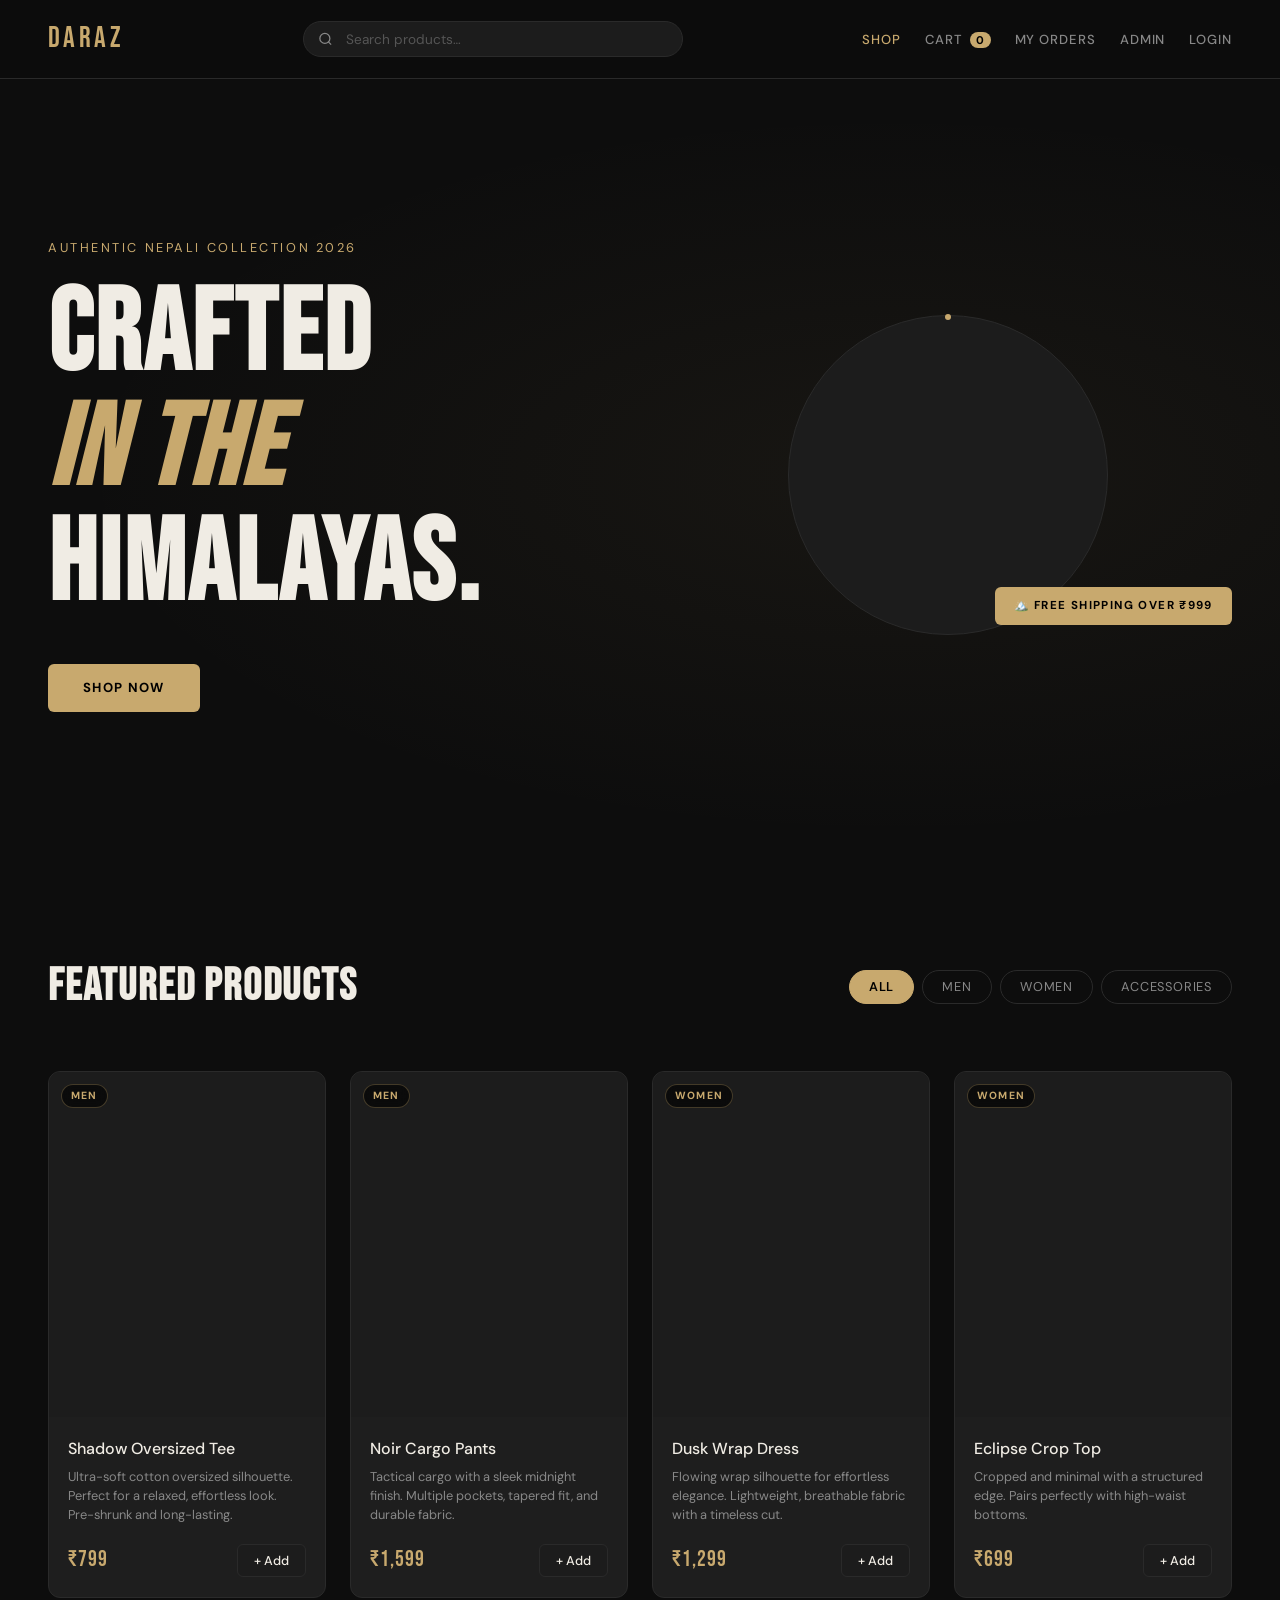
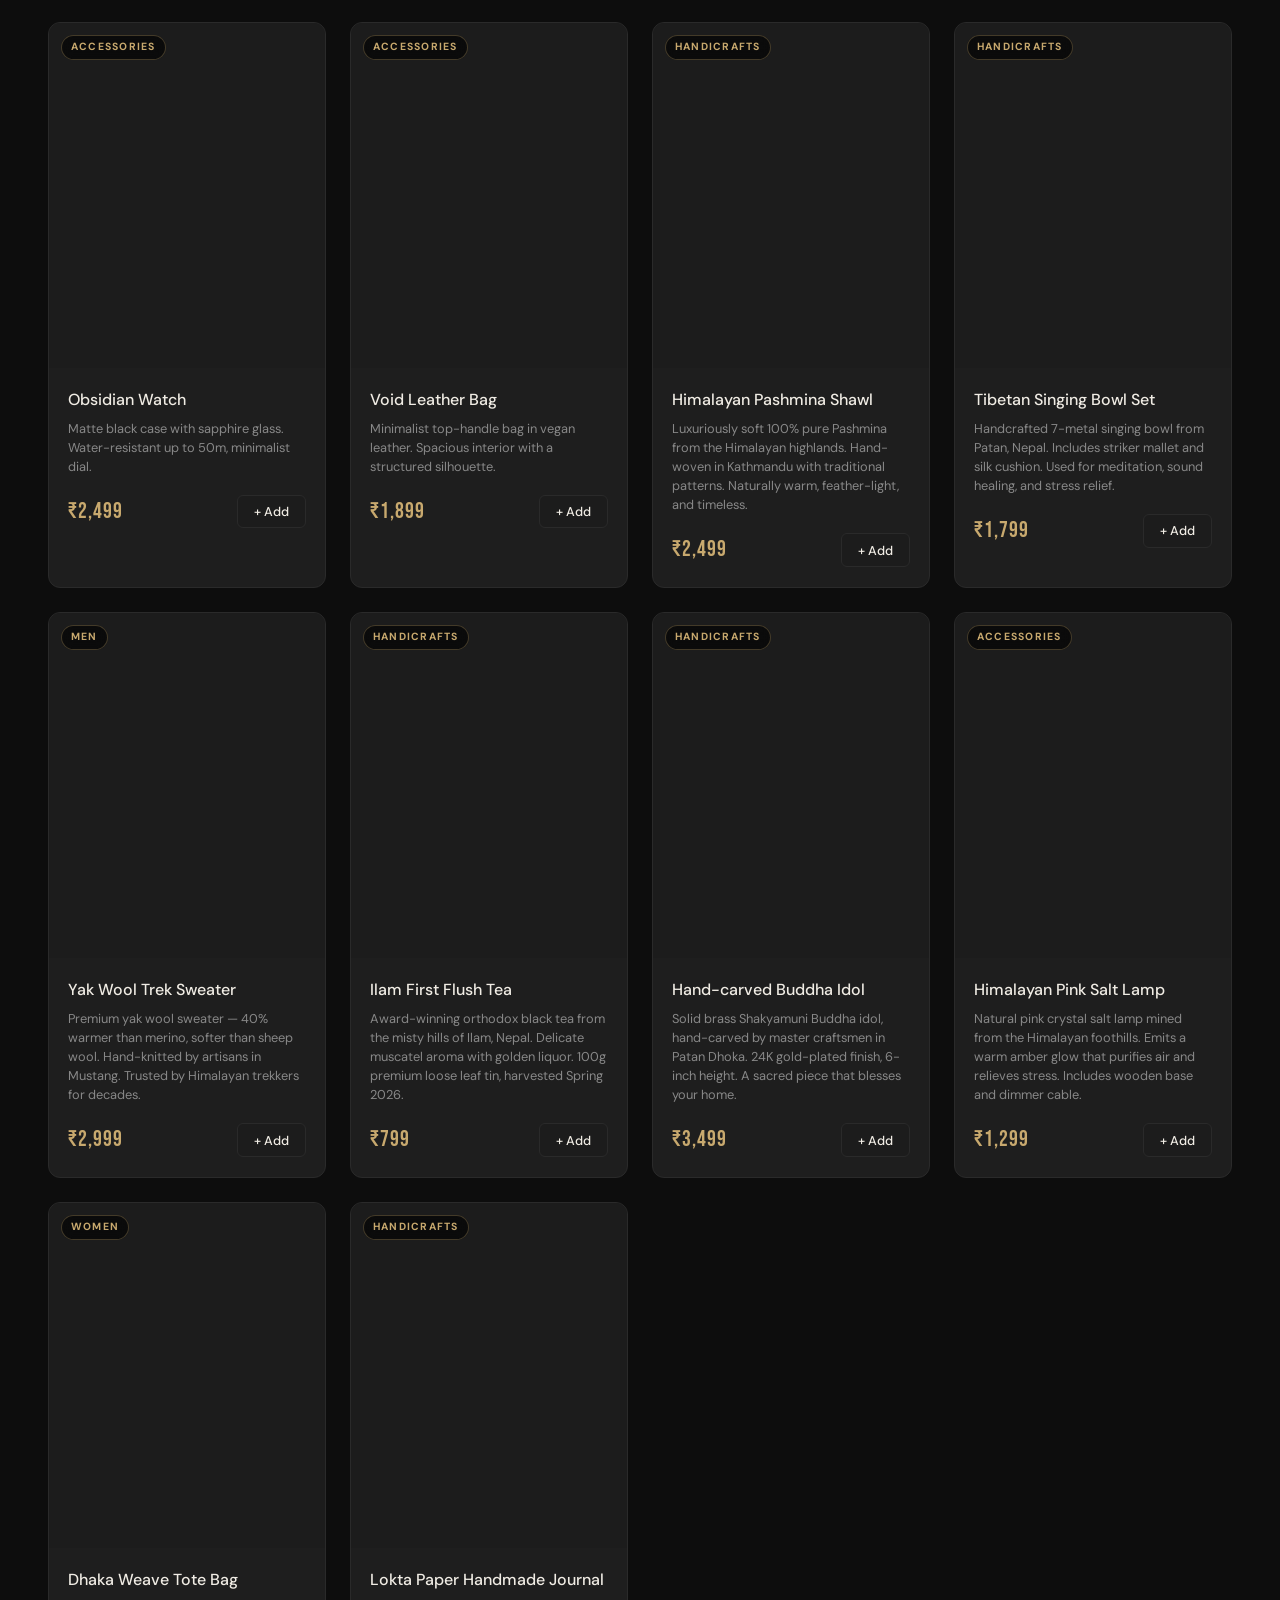
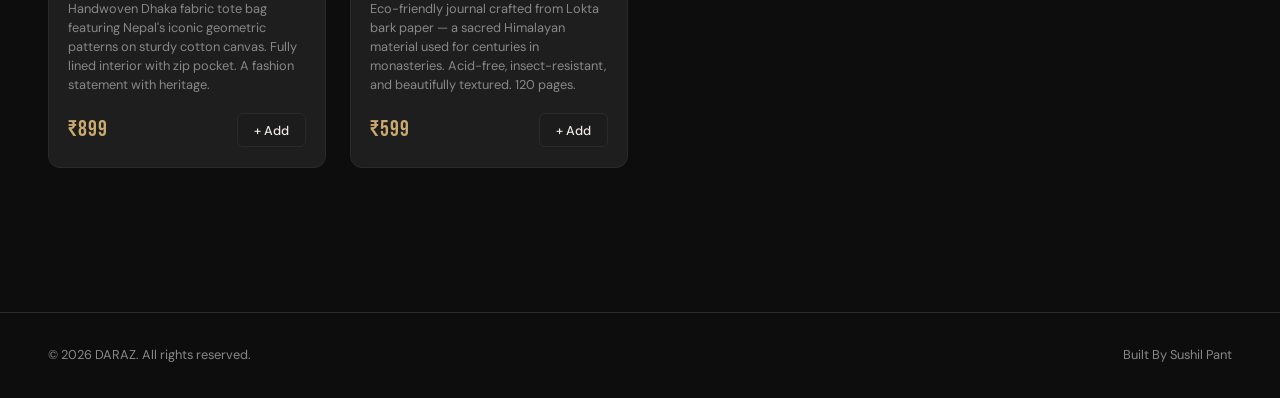
<file: Frontend/index.html>
<!DOCTYPE html>
<html lang="en">

<head>
  <meta charset="UTF-8" />
  <meta name="viewport" content="width=device-width, initial-scale=1.0" />
  <title>DARAZ — Modern Store</title>
  <meta name="description" content="Shop the latest fashion collections at DARAZ." />
  <link rel="stylesheet" href="CSS/base.css" />
  <link rel="stylesheet" href="CSS/index.css" />
  <link
    href="https://fonts.googleapis.com/css2?family=Bebas+Neue&family=DM+Sans:ital,wght@0,300;0,400;0,500;1,300&display=swap"
    rel="stylesheet" />
</head>

<body>

  <!-- NAVBAR -->
  <nav class="navbar">
    <a href="index.html" class="logo">DARAZ</a>
    <div class="nav-search">
      <span class="nav-search-icon"><svg width="15" height="15" viewBox="0 0 24 24" fill="none" stroke="currentColor"
          stroke-width="2">
          <circle cx="11" cy="11" r="8" />
          <path d="m21 21-4.35-4.35" />
        </svg></span>
      <input type="text" id="nav-search-input" placeholder="Search products…" autocomplete="off" />
      <div class="search-dropdown" id="search-dropdown"></div>
    </div>
    <div class="nav-links">
      <a href="index.html" class="active">Shop</a>
      <a href="cart.html">Cart <span class="cart-count" id="nav-cart-count">0</span></a>
      <a href="orders.html">My Orders</a>
      <a href="admin.html">Admin</a>
      <a href="login.html" id="nav-auth-btn">Login</a>
    </div>
  </nav>

  <!-- HERO -->
  <section class="hero">
    <div class="hero-text">
      <p class="hero-sub">Authentic Nepali Collection 2026</p>
      <h1>Crafted<br><em>in the</em><br>Himalayas.</h1>
      <a href="#products" class="btn-primary">Shop Now</a>
    </div>
    <div class="hero-visual">
      <div class="hero-circle"></div>
      <div class="hero-badge">🏔️ FREE SHIPPING OVER ₹999</div>
    </div>
  </section>

  <!-- PRODUCTS -->
  <section class="products-section" id="products">
    <div class="section-header">
      <h2>Featured Products</h2>
      <div class="filter-bar">
        <button class="filter-btn active" data-cat="all">All</button>
        <button class="filter-btn" data-cat="men">Men</button>
        <button class="filter-btn" data-cat="women">Women</button>
        <button class="filter-btn" data-cat="accessories">Accessories</button>
      </div>
    </div>
    <div class="products-grid" id="products-grid"></div>
  </section>

  <!-- TOAST -->
  <div class="toast" id="toast"></div>

  <footer class="footer">
    <p>© 2026 DARAZ. All rights reserved.</p>
    <p>Built By Sushil Pant</p>
  </footer>

  <script src="script/backend.js"></script>
  <script src="script/main.js"></script>
</body>

</html>
</file>
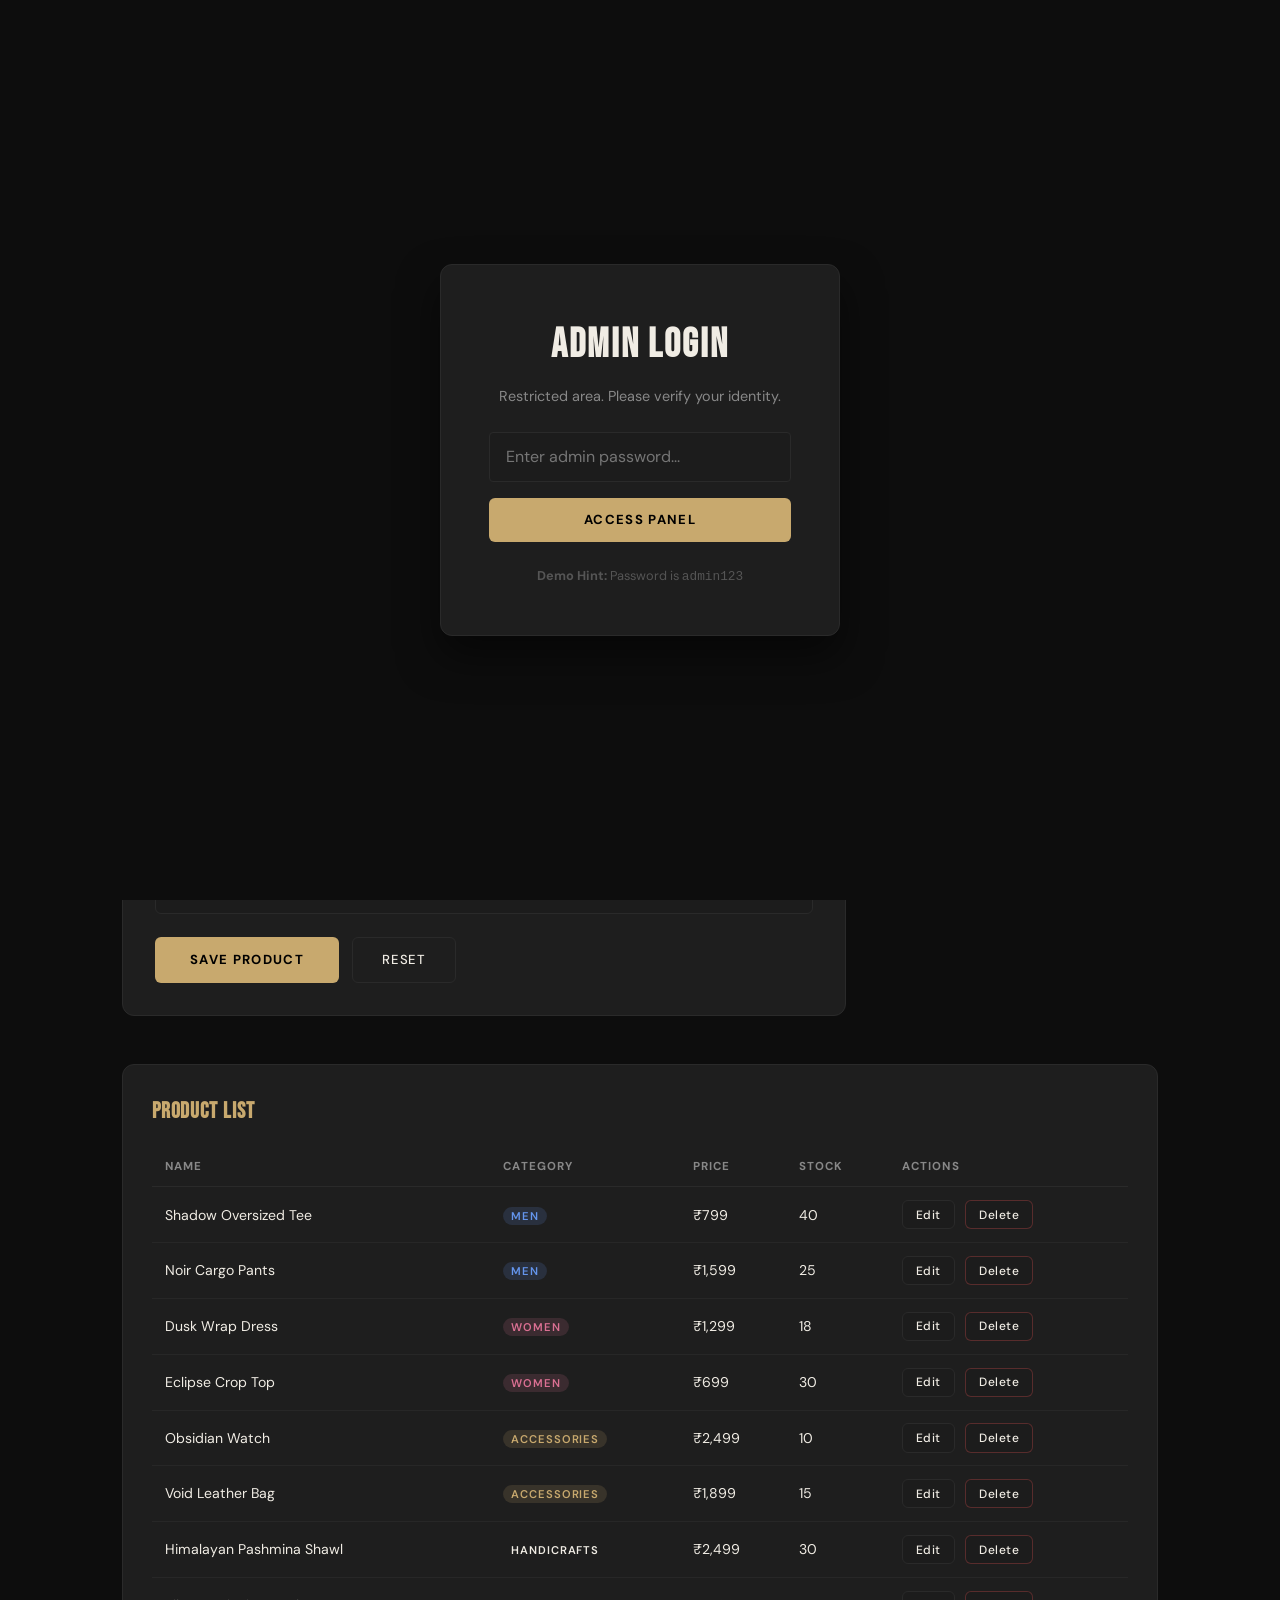
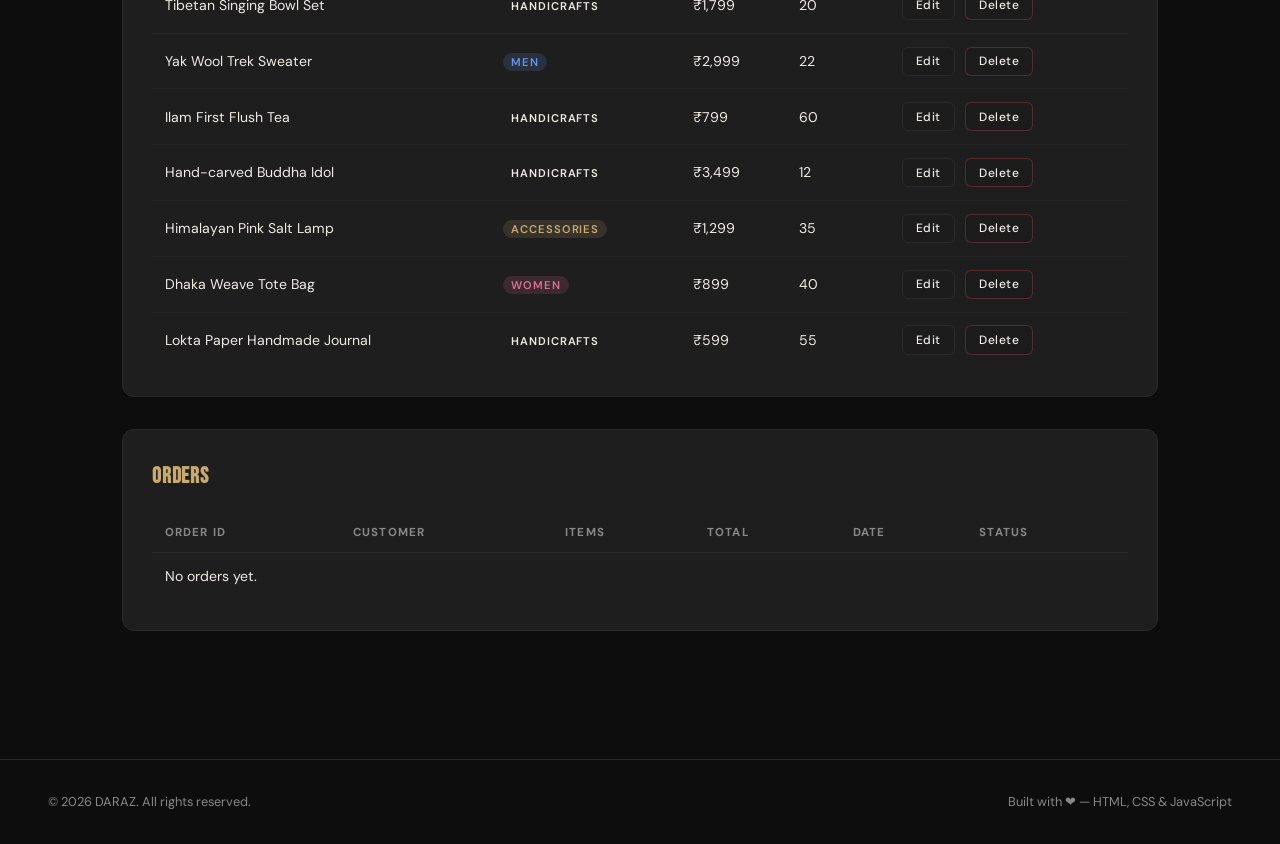
<file: Frontend/admin.html>
<!DOCTYPE html>
<html lang="en">

<head>
  <meta charset="UTF-8" />
  <meta name="viewport" content="width=device-width, initial-scale=1.0" />
  <title>Admin — DARAZ</title>
  <link rel="stylesheet" href="CSS/base.css" />
  <link rel="stylesheet" href="CSS/admin.css" />
  <link
    href="https://fonts.googleapis.com/css2?family=Bebas+Neue&family=DM+Sans:ital,wght@0,300;0,400;0,500;1,300&display=swap"
    rel="stylesheet" />
</head>

<body>

  <!-- ADMIN LOGIN OVERLAY -->
  <div id="admin-login-overlay"
    style="position: fixed; top: 0; left: 0; width: 100%; height: 100%; background: var(--bg); z-index: 9999; display: flex; align-items: center; justify-content: center;">
    <div
      style="background: var(--surface); padding: 3rem; border-radius: var(--radius); border: 1px solid var(--border); text-align: center; box-shadow: 0 20px 40px rgba(0,0,0,0.5); width: 100%; max-width: 400px;">
      <h2
        style="font-family: 'Bebas Neue', sans-serif; font-size: 2.5rem; letter-spacing: 0.05em; margin-bottom: 0.5rem; color: var(--text);">
        Admin Login</h2>
      <p style="color: var(--text-muted); font-size: 0.9rem; margin-bottom: 1.5rem;">Restricted area. Please verify your
        identity.</p>
      <input type="password" id="admin-password" placeholder="Enter admin password..."
        style="width: 100%; background: var(--bg3); border: 1px solid var(--border); color: var(--text); padding: 0.85rem 1rem; border-radius: 4px; outline: none; margin-bottom: 1rem; font-size: 1rem;" />
      <button class="btn-primary" onclick="checkAdminPassword()" style="width: 100%;">Access Panel</button>
      <div id="admin-error" style="color: var(--danger); margin-top: 1rem; font-size: 0.85rem; display: none;">Incorrect
        password. Try again.</div>
      <p style="margin-top: 1.5rem; font-size: 0.8rem; color: #555;"><strong>Demo Hint:</strong> Password is
        <code>admin123</code></p>
    </div>
  </div>
  <nav class="navbar">
    <a href="index.html" class="logo">DARAZ</a>
    <div class="nav-search">
      <span class="nav-search-icon"><svg width="15" height="15" viewBox="0 0 24 24" fill="none" stroke="currentColor"
          stroke-width="2">
          <circle cx="11" cy="11" r="8" />
          <path d="m21 21-4.35-4.35" />
        </svg></span>
      <input type="text" id="nav-search-input" placeholder="Search products…" autocomplete="off" />
      <div class="search-dropdown" id="search-dropdown"></div>
    </div>
    <div class="nav-links">
      <a href="index.html">Shop</a>
      <a href="cart.html">Cart <span class="cart-count" id="nav-cart-count">0</span></a>
      <a href="orders.html">My Orders</a>
      <a href="admin.html" class="active">Admin</a>
      <a href="login.html" id="nav-auth-btn">Login</a>
    </div>
  </nav>

  <section class="page-section">
    <h2 class="page-title">Admin Panel</h2>

    <div class="admin-layout">
      <!-- ADD PRODUCT FORM -->
      <div class="admin-form-card">
        <h3>Add / Edit Product</h3>
        <input type="hidden" id="edit-id" />
        <div class="form-group">
          <label>Product Name</label>
          <input type="text" id="prod-name" placeholder="e.g. Oversized Tee" />
        </div>
        <div class="form-group">
          <label>Price (₹)</label>
          <input type="number" id="prod-price" placeholder="999" />
        </div>
        <div class="form-group">
          <label>Category</label>
          <select id="prod-cat">
            <option value="men">Men</option>
            <option value="women">Women</option>
            <option value="accessories">Accessories</option>
          </select>
        </div>
        <div class="form-group">
          <label>Image URL</label>
          <input type="text" id="prod-img" placeholder="https://..." />
        </div>
        <div class="form-group">
          <label>Description</label>
          <textarea id="prod-desc" rows="3" placeholder="Short description..."></textarea>
        </div>
        <div class="form-group">
          <label>Stock</label>
          <input type="number" id="prod-stock" placeholder="50" />
        </div>
        <div class="form-actions">
          <button class="btn-primary" onclick="saveProduct()">Save Product</button>
          <button class="btn-outline" onclick="resetForm()">Reset</button>
        </div>
      </div>

      <!-- STATS -->
      <div class="admin-stats">
        <div class="stat-card">
          <span class="stat-label">Total Products</span>
          <span class="stat-value" id="stat-products">0</span>
        </div>
        <div class="stat-card">
          <span class="stat-label">Total Orders</span>
          <span class="stat-value" id="stat-orders">0</span>
        </div>
        <div class="stat-card">
          <span class="stat-label">Revenue</span>
          <span class="stat-value" id="stat-revenue">₹0</span>
        </div>
      </div>
    </div>

    <!-- PRODUCT TABLE -->
    <div class="admin-table-wrap">
      <h3>Product List</h3>
      <table class="admin-table">
        <thead>
          <tr>
            <th>Name</th>
            <th>Category</th>
            <th>Price</th>
            <th>Stock</th>
            <th>Actions</th>
          </tr>
        </thead>
        <tbody id="admin-table-body"></tbody>
      </table>
    </div>

    <!-- ORDERS TABLE -->
    <div class="admin-table-wrap" style="margin-top:2rem">
      <h3>Orders</h3>
      <table class="admin-table">
        <thead>
          <tr>
            <th>Order ID</th>
            <th>Customer</th>
            <th>Items</th>
            <th>Total</th>
            <th>Date</th>
            <th>Status</th>
          </tr>
        </thead>
        <tbody id="orders-table-body"></tbody>
      </table>
    </div>
  </section>

  <div class="toast" id="toast"></div>
  <footer class="footer">
    <p>© 2026 DARAZ. All rights reserved.</p>
    <p>Built with ❤ — HTML, CSS &amp; JavaScript</p>
  </footer>
  <script src="script/backend.js"></script>
  <script src="script/admin.js"></script>
</body>

</html>
</file>
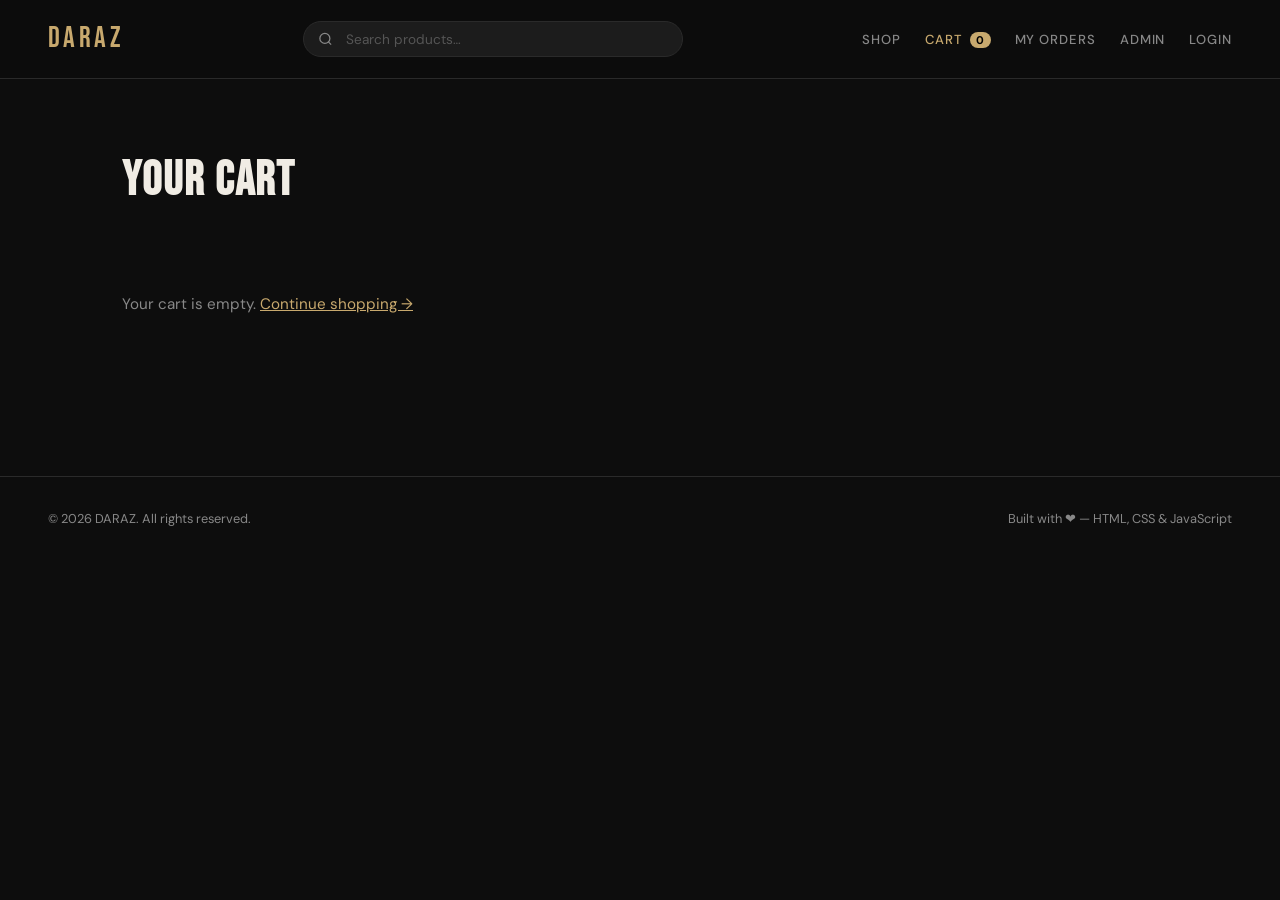
<file: Frontend/cart.html>
<!DOCTYPE html>
<html lang="en">

<head>
  <meta charset="UTF-8" />
  <meta name="viewport" content="width=device-width, initial-scale=1.0" />
  <title>Cart — DARAZ</title>
  <link rel="stylesheet" href="CSS/base.css" />
  <link rel="stylesheet" href="CSS/cart.css" />
  <link
    href="https://fonts.googleapis.com/css2?family=Bebas+Neue&family=DM+Sans:ital,wght@0,300;0,400;0,500;1,300&display=swap"
    rel="stylesheet" />
</head>

<body>
  <nav class="navbar">
    <a href="index.html" class="logo">DARAZ</a>
    <div class="nav-search">
      <span class="nav-search-icon"><svg width="15" height="15" viewBox="0 0 24 24" fill="none" stroke="currentColor"
          stroke-width="2">
          <circle cx="11" cy="11" r="8" />
          <path d="m21 21-4.35-4.35" />
        </svg></span>
      <input type="text" id="nav-search-input" placeholder="Search products…" autocomplete="off" />
      <div class="search-dropdown" id="search-dropdown"></div>
    </div>
    <div class="nav-links">
      <a href="index.html">Shop</a>
      <a href="cart.html" class="active">Cart <span class="cart-count" id="nav-cart-count">0</span></a>
      <a href="orders.html">My Orders</a>
      <a href="admin.html">Admin</a>
      <a href="login.html" id="nav-auth-btn">Login</a>
    </div>
  </nav>

  <section class="page-section">
    <h2 class="page-title" id="cart-title">Your Cart</h2>
    <div class="cart-layout">
      <div class="cart-items" id="cart-items">
        <p class="empty-msg" id="empty-msg">Your cart is empty. <a href="index.html">Continue shopping →</a></p>
      </div>
      <div class="cart-summary" id="cart-summary" style="display:none">
        <h3>Order Summary</h3>
        <div class="summary-row"><span>Subtotal</span><span id="subtotal">₹0</span></div>
        <div class="summary-row"><span>Shipping</span><span id="shipping">₹0</span></div>
        <div class="summary-row total-row"><span>Total</span><span id="total">₹0</span></div>
        <a href="checkout.html" class="btn-primary wide" id="checkout-btn">Proceed to Checkout →</a>
        <a href="index.html" class="continue-link">← Continue Shopping</a>
      </div>
    </div>
  </section>

  <div class="toast" id="toast"></div>
  <footer class="footer">
    <p>© 2026 DARAZ. All rights reserved.</p>
    <p>Built with ❤ — HTML, CSS &amp; JavaScript</p>
  </footer>
  <script src="script/backend.js"></script>
  <script src="script/cart.js"></script>
</body>

</html>
</file>
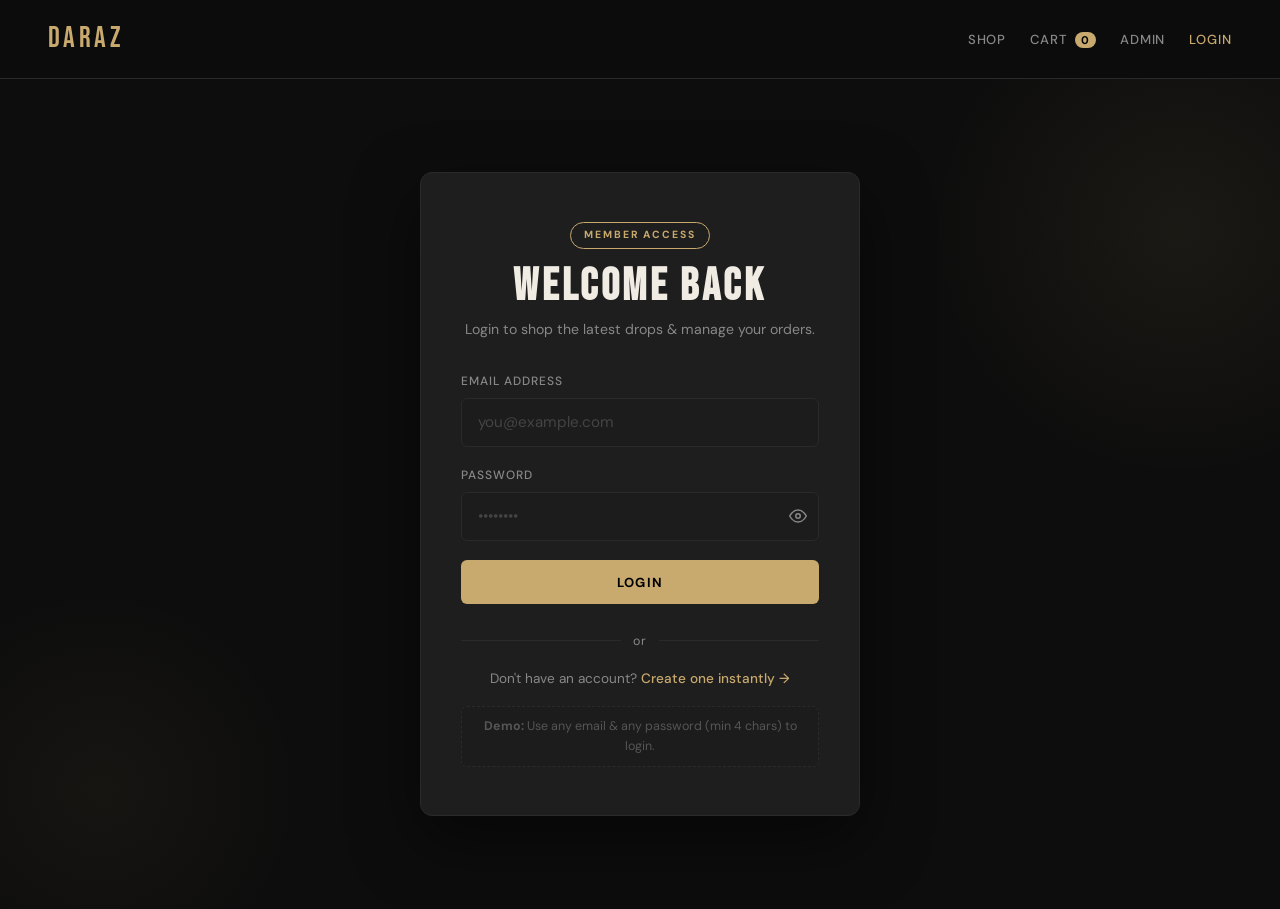
<file: Frontend/checkout.html>
<!DOCTYPE html>
<html lang="en">

<head>
  <meta charset="UTF-8" />
  <meta name="viewport" content="width=device-width, initial-scale=1.0" />
  <title>Checkout — DARAZ</title>
  <link rel="stylesheet" href="CSS/base.css" />
  <link rel="stylesheet" href="CSS/checkout.css" />
  <link
    href="https://fonts.googleapis.com/css2?family=Bebas+Neue&family=DM+Sans:ital,wght@0,300;0,400;0,500;1,300&display=swap"
    rel="stylesheet" />
</head>

<body>
  <nav class="navbar">
    <a href="index.html" class="logo">DARAZ</a>
    <div class="nav-links">
      <a href="index.html">Shop</a>
      <a href="cart.html">Cart <span class="cart-count" id="nav-cart-count">0</span></a>
      <a href="orders.html">My Orders</a>
      <a href="login.html" id="nav-auth-btn">Login</a>
    </div>
  </nav>

  <section class="page-section">
    <h2 class="page-title">Checkout</h2>
    <div class="checkout-layout">

      <!-- ADDRESS FORM -->
      <div class="checkout-form-wrap">
        <div class="checkout-card">
          <h3 class="card-heading">📍 Delivery Address</h3>

          <div class="form-group">
            <label>Full Name</label>
            <input type="text" id="addr-name" placeholder="John Doe" />
          </div>
          <div class="form-group">
            <label>Phone Number</label>
            <input type="tel" id="addr-phone" placeholder="+91 9876543210" />
          </div>
          <div class="form-group">
            <label>Address Line 1</label>
            <input type="text" id="addr-line1" placeholder="House No, Street Name" />
          </div>
          <div class="form-group">
            <label>Address Line 2 (Optional)</label>
            <input type="text" id="addr-line2" placeholder="Landmark, Area" />
          </div>
          <div class="form-row">
            <div class="form-group">
              <label>City</label>
              <input type="text" id="addr-city" placeholder="Mumbai" />
            </div>
            <div class="form-group">
              <label>State</label>
              <select id="addr-state">
                <option value="">Select State</option>
                <option>Andhra Pradesh</option>
                <option>Arunachal Pradesh</option>
                <option>Assam</option>
                <option>Bihar</option>
                <option>Chhattisgarh</option>
                <option>Goa</option>
                <option>Gujarat</option>
                <option>Haryana</option>
                <option>Himachal Pradesh</option>
                <option>Jharkhand</option>
                <option>Karnataka</option>
                <option>Kerala</option>
                <option>Madhya Pradesh</option>
                <option>Maharashtra</option>
                <option>Manipur</option>
                <option>Meghalaya</option>
                <option>Mizoram</option>
                <option>Nagaland</option>
                <option>Odisha</option>
                <option>Punjab</option>
                <option>Rajasthan</option>
                <option>Sikkim</option>
                <option>Tamil Nadu</option>
                <option>Telangana</option>
                <option>Tripura</option>
                <option>Uttar Pradesh</option>
                <option>Uttarakhand</option>
                <option>West Bengal</option>
                <option>Delhi</option>
                <option>Jammu & Kashmir</option>
                <option>Ladakh</option>
              </select>
            </div>
          </div>
          <div class="form-row">
            <div class="form-group">
              <label>PIN Code</label>
              <input type="text" id="addr-pin" placeholder="400001" maxlength="6" />
            </div>
            <div class="form-group">
              <label>Country</label>
              <input type="text" id="addr-country" value="India" readonly />
            </div>
          </div>

          <!-- USE MY LOCATION -->
          <button class="btn-location" id="btn-location" onclick="detectLocation()">
            <svg width="16" height="16" viewBox="0 0 24 24" fill="none" stroke="currentColor" stroke-width="2">
              <circle cx="12" cy="12" r="3" />
              <path d="M12 2v3M12 19v3M2 12h3M19 12h3" />
            </svg>
            Use My Current Location
          </button>
          <div id="location-status" class="location-status" style="display:none"></div>
        </div>

        <div class="checkout-card">
          <h3 class="card-heading">💳 Payment Method</h3>
          <div class="payment-options">
            <label class="payment-option">
              <input type="radio" name="payment" value="cod" checked />
              <div class="payment-label">
                <span class="payment-icon">💵</span>
                <div><strong>Cash on Delivery</strong><small>Pay when your order arrives</small></div>
              </div>
            </label>
            <label class="payment-option">
              <input type="radio" name="payment" value="upi" />
              <div class="payment-label">
                <span class="payment-icon">📱</span>
                <div><strong>UPI / PhonePe / GPay</strong><small>Instant payment via UPI</small></div>
              </div>
            </label>
            <label class="payment-option">
              <input type="radio" name="payment" value="card" />
              <div class="payment-label">
                <span class="payment-icon">💳</span>
                <div><strong>Debit / Credit Card</strong><small>Visa, Mastercard, Rupay</small></div>
              </div>
            </label>
          </div>
        </div>
      </div>

      <!-- ORDER SUMMARY -->
      <div class="checkout-summary-wrap">
        <div class="checkout-card sticky-card">
          <h3 class="card-heading">🧾 Order Summary</h3>
          <div id="checkout-items" class="checkout-items"></div>
          <div class="summary-divider"></div>
          <div class="summary-row"><span>Subtotal</span><span id="co-subtotal">₹0</span></div>
          <div class="summary-row"><span>Shipping</span><span id="co-shipping">₹0</span></div>
          <div class="summary-row total-row"><span>Total</span><span id="co-total">₹0</span></div>
          <button class="btn-primary wide" id="place-order-btn" onclick="placeOrder()">Place Order →</button>
          <a href="cart.html" class="continue-link">← Back to Cart</a>
        </div>
      </div>

    </div>
  </section>

  <div class="toast" id="toast"></div>
  <footer class="footer">
    <p>© 2026 DARAZ. All rights reserved.</p>
    <p>Built with ❤ — HTML, CSS &amp; JavaScript</p>
  </footer>
  <script src="script/backend.js"></script>
  <script src="script/checkout.js"></script>
</body>

</html>
</file>
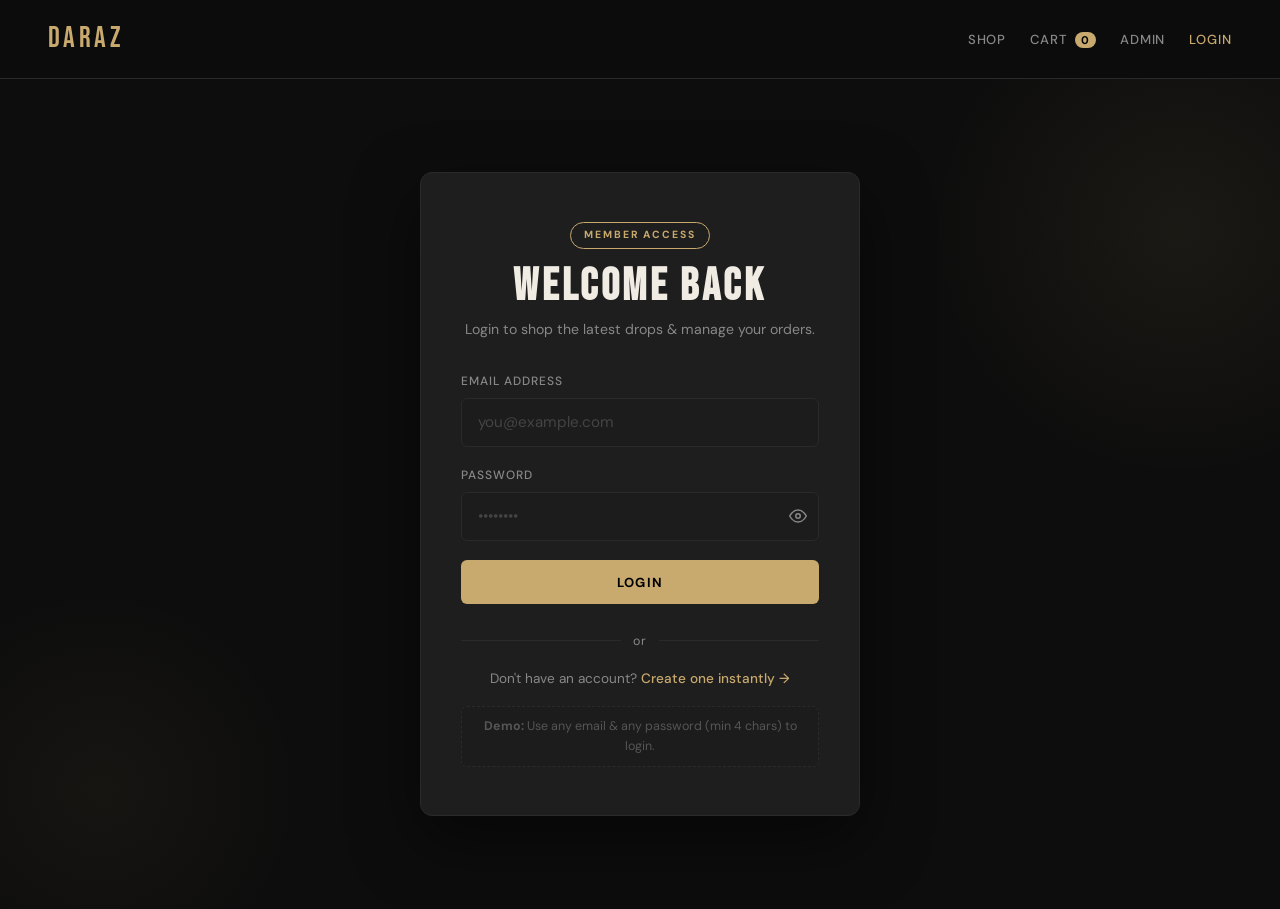
<file: Frontend/login.html>
<!DOCTYPE html>
<html lang="en">

<head>
  <meta charset="UTF-8" />
  <meta name="viewport" content="width=device-width, initial-scale=1.0" />
  <title>Login — DARAZ</title>
  <meta name="description" content="Login to your DARAZ account to shop our latest collections." />
  <link rel="stylesheet" href="CSS/base.css" />
  <link rel="stylesheet" href="CSS/login.css" />
  <link
    href="https://fonts.googleapis.com/css2?family=Bebas+Neue&family=DM+Sans:ital,wght@0,300;0,400;0,500;1,300&display=swap"
    rel="stylesheet" />
</head>

<body>

  <!-- NAVBAR -->
  <nav class="navbar">
    <a href="index.html" class="logo">DARAZ</a>
    <div class="nav-links">
      <a href="index.html">Shop</a>
      <a href="cart.html">Cart <span class="cart-count" id="nav-cart-count">0</span></a>
      <a href="admin.html">Admin</a>
      <a href="login.html" class="active" id="nav-auth-btn">Login</a>
    </div>
  </nav>

  <!-- LOGIN SECTION -->
  <section class="login-section">
    <div class="login-card">
      <div class="login-header">
        <span class="login-badge">MEMBER ACCESS</span>
        <h1>Welcome Back</h1>
        <p class="login-sub">Login to shop the latest drops & manage your orders.</p>
      </div>

      <form id="login-form" class="login-form" onsubmit="handleLogin(event)">
        <div class="form-group">
          <label for="login-email">Email Address</label>
          <input type="email" id="login-email" placeholder="you@example.com" required autocomplete="email" />
        </div>
        <div class="form-group">
          <label for="login-password">Password</label>
          <div class="password-wrap">
            <input type="password" id="login-password" placeholder="••••••••" required
              autocomplete="current-password" />
            <button type="button" class="toggle-pw" onclick="togglePassword()" id="toggle-pw-btn"
              title="Show/hide password">
              <svg id="eye-icon" xmlns="http://www.w3.org/2000/svg" width="18" height="18" viewBox="0 0 24 24"
                fill="none" stroke="currentColor" stroke-width="2" stroke-linecap="round" stroke-linejoin="round">
                <path d="M1 12s4-8 11-8 11 8 11 8-4 8-11 8-11-8-11-8z" />
                <circle cx="12" cy="12" r="3" />
              </svg>
            </button>
          </div>
        </div>
        <div id="login-error" class="login-error" style="display:none;"></div>
        <button type="submit" class="btn-primary wide" id="login-btn">Login</button>
      </form>

      <div class="login-divider"><span>or</span></div>

      <p class="register-hint">
        Don't have an account?
        <a href="#" onclick="quickRegister(event)">Create one instantly →</a>
      </p>

      <p class="demo-hint">
        <strong>Demo:</strong> Use any email &amp; any password (min 4 chars) to login.
      </p>
    </div>

    <!-- decorative circles -->
    <div class="deco-circle deco-circle-1"></div>
    <div class="deco-circle deco-circle-2"></div>
  </section>

  <div class="toast" id="toast"></div>

  <script src="script/backend.js"></script>
  <script src="script/login.js"></script>
</body>

</html>
</file>
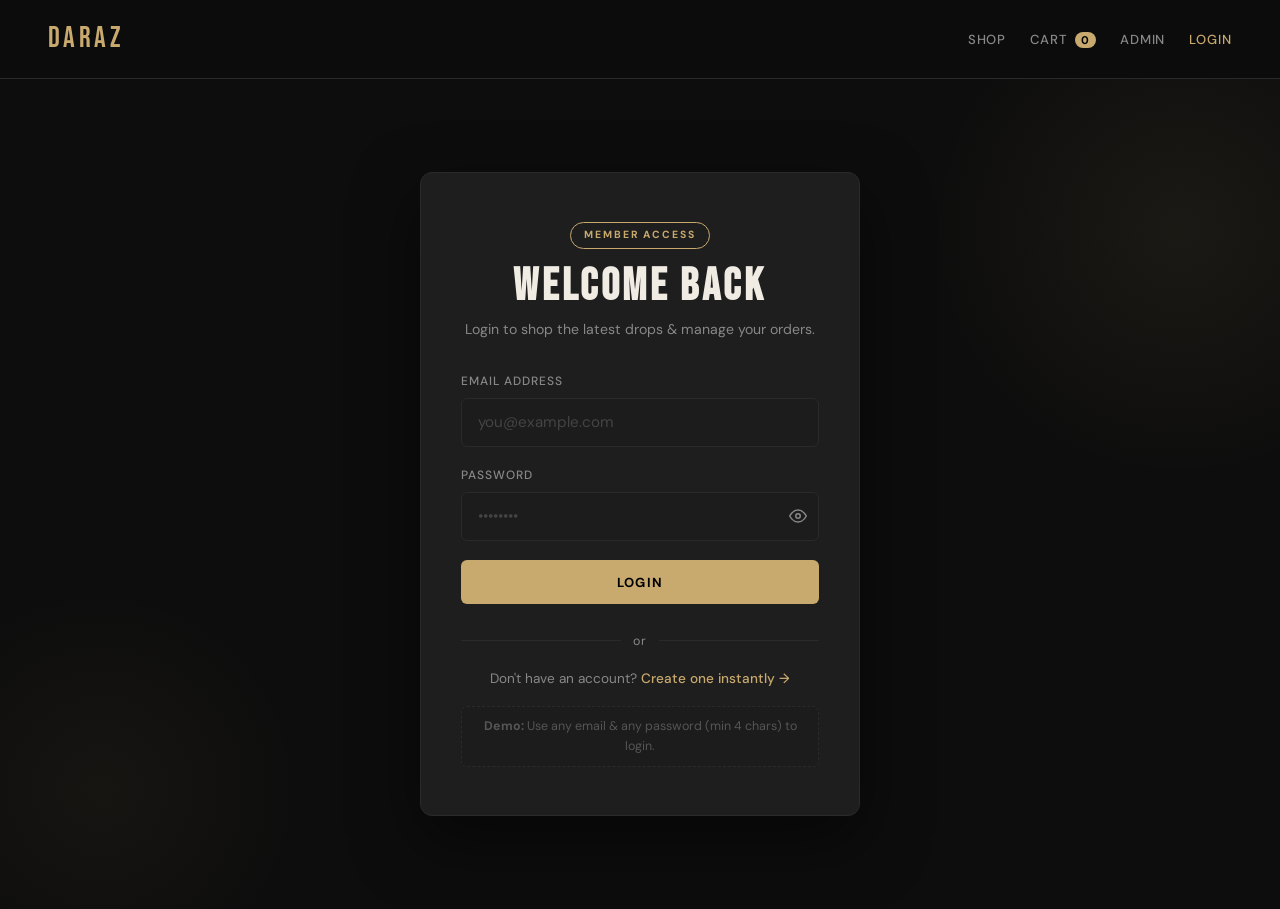
<file: Frontend/orders.html>
<!DOCTYPE html>
<html lang="en">

<head>
  <meta charset="UTF-8" />
  <meta name="viewport" content="width=device-width, initial-scale=1.0" />
  <title>My Orders — DARAZ</title>
  <link rel="stylesheet" href="CSS/base.css" />
  <link rel="stylesheet" href="CSS/orders.css" />
  <link
    href="https://fonts.googleapis.com/css2?family=Bebas+Neue&family=DM+Sans:ital,wght@0,300;0,400;0,500;1,300&display=swap"
    rel="stylesheet" />
</head>

<body>
  <nav class="navbar">
    <a href="index.html" class="logo">DARAZ</a>
    <div class="nav-search">
      <span class="nav-search-icon"><svg width="15" height="15" viewBox="0 0 24 24" fill="none" stroke="currentColor"
          stroke-width="2">
          <circle cx="11" cy="11" r="8" />
          <path d="m21 21-4.35-4.35" />
        </svg></span>
      <input type="text" id="nav-search-input" placeholder="Search products…" autocomplete="off" />
      <div class="search-dropdown" id="search-dropdown"></div>
    </div>
    <div class="nav-links">
      <a href="index.html">Shop</a>
      <a href="cart.html">Cart <span class="cart-count" id="nav-cart-count">0</span></a>
      <a href="orders.html" class="active">My Orders</a>
      <a href="admin.html">Admin</a>
      <a href="login.html" id="nav-auth-btn">Login</a>
    </div>
  </nav>

  <section class="page-section">
    <h2 class="page-title">My Orders</h2>
    <div id="orders-list"></div>
  </section>

  <div class="toast" id="toast"></div>
  <footer class="footer">
    <p>© 2026 DARAZ. All rights reserved.</p>
    <p>Built with ❤ — HTML, CSS &amp; JavaScript</p>
  </footer>
  <script src="script/backend.js"></script>
  <script src="script/orders.js"></script>
</body>

</html>
</file>
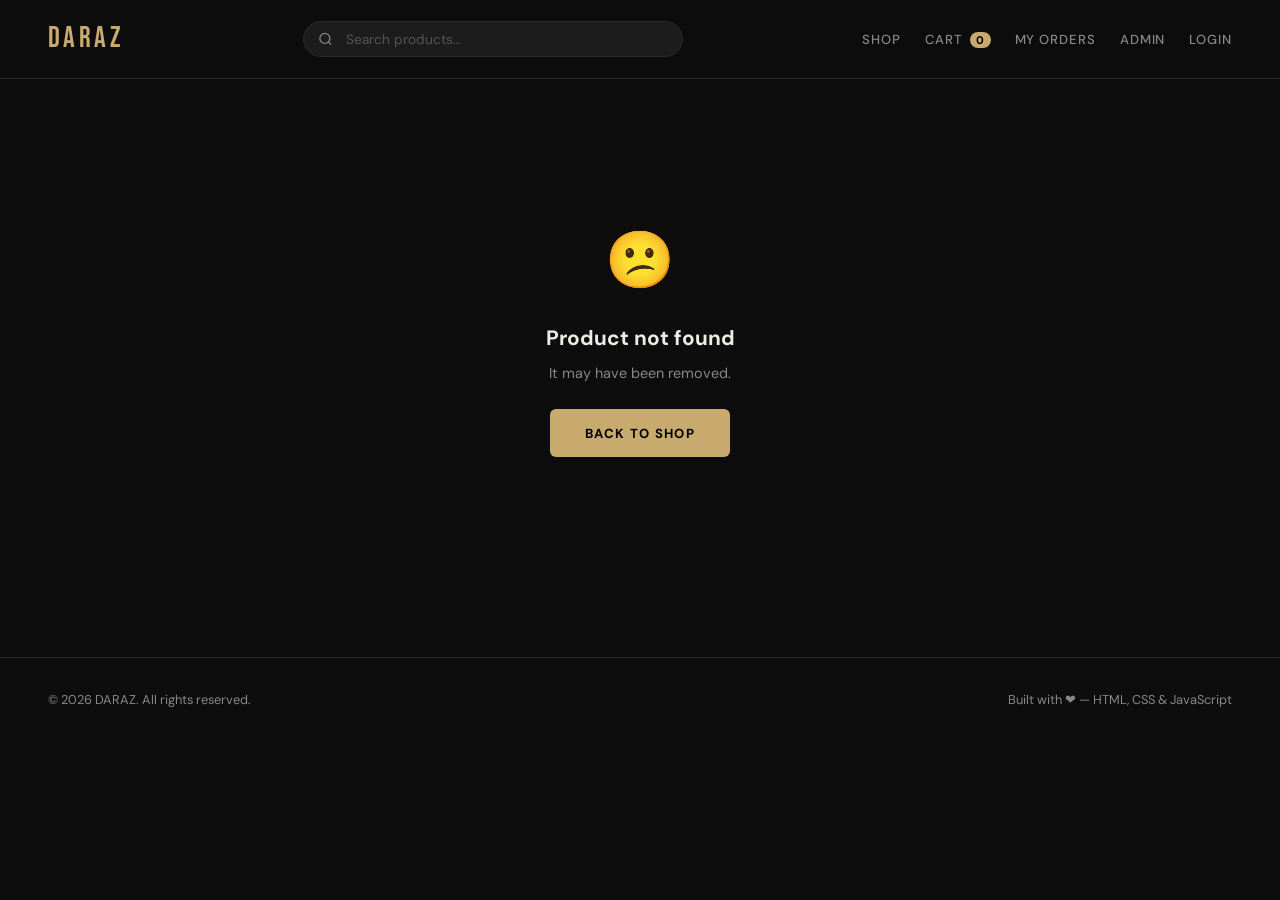
<file: Frontend/product.html>
<!DOCTYPE html>
<html lang="en">

<head>
  <meta charset="UTF-8" />
  <meta name="viewport" content="width=device-width, initial-scale=1.0" />
  <title>Product — DARAZ</title>
  <link rel="stylesheet" href="CSS/base.css" />
  <link rel="stylesheet" href="CSS/product.css" />
  <link
    href="https://fonts.googleapis.com/css2?family=Bebas+Neue&family=DM+Sans:ital,wght@0,300;0,400;0,500;1,300&display=swap"
    rel="stylesheet" />
</head>

<body>
  <nav class="navbar">
    <a href="index.html" class="logo">DARAZ</a>
    <div class="nav-search">
      <span class="nav-search-icon"><svg width="15" height="15" viewBox="0 0 24 24" fill="none" stroke="currentColor"
          stroke-width="2">
          <circle cx="11" cy="11" r="8" />
          <path d="m21 21-4.35-4.35" />
        </svg></span>
      <input type="text" id="nav-search-input" placeholder="Search products…" autocomplete="off" />
      <div class="search-dropdown" id="search-dropdown"></div>
    </div>
    <div class="nav-links">
      <a href="index.html">Shop</a>
      <a href="cart.html">Cart <span class="cart-count" id="nav-cart-count">0</span></a>
      <a href="orders.html">My Orders</a>
      <a href="admin.html">Admin</a>
      <a href="login.html" id="nav-auth-btn">Login</a>
    </div>
  </nav>

  <section class="page-section" id="product-section">
    <div id="product-content">
      <p class="loading-msg">Loading product…</p>
    </div>
  </section>

  <section class="related-section page-section" id="related-section" style="display:none">
    <h2 class="section-label">You May Also Like</h2>
    <div class="related-grid" id="related-grid"></div>
  </section>

  <div class="toast" id="toast"></div>
  <footer class="footer">
    <p>© 2026 DARAZ. All rights reserved.</p>
    <p>Built with ❤ — HTML, CSS &amp; JavaScript</p>
  </footer>
  <script src="script/backend.js"></script>
  <script src="script/product.js"></script>
</body>

</html>
</file>
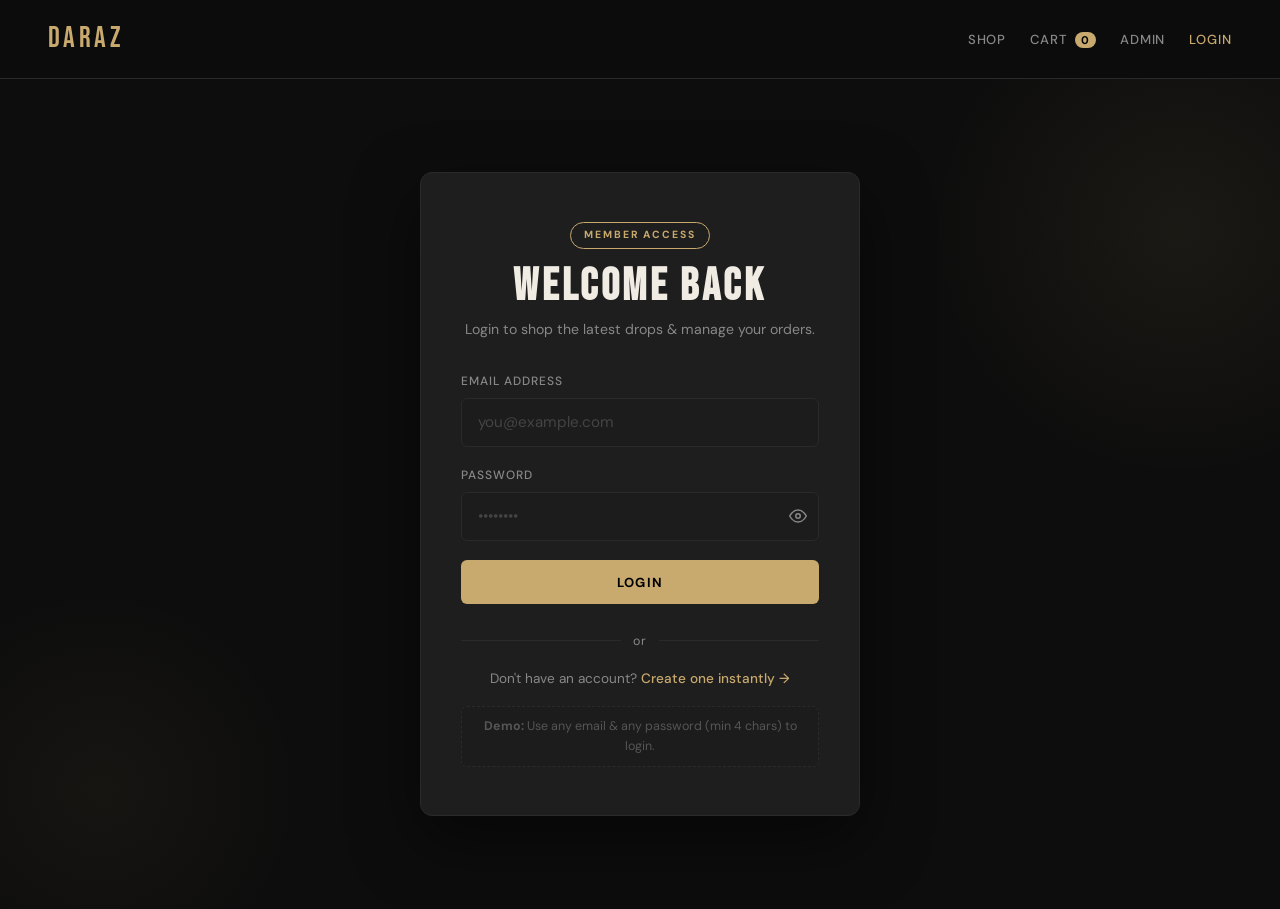
<file: Frontend/profile.html>
<!DOCTYPE html>
<html lang="en">

<head>
  <meta charset="UTF-8" />
  <meta name="viewport" content="width=device-width, initial-scale=1.0" />
  <title>My Profile — DARAZ</title>
  <link rel="stylesheet" href="CSS/base.css" />
  <link rel="stylesheet" href="CSS/profile.css" />
  <link
    href="https://fonts.googleapis.com/css2?family=Bebas+Neue&family=DM+Sans:ital,wght@0,300;0,400;0,500;1,300&display=swap"
    rel="stylesheet" />
</head>

<body>
  <nav class="navbar">
    <a href="index.html" class="logo">DARAZ</a>
    <div class="nav-search">
      <span class="nav-search-icon"><svg width="15" height="15" viewBox="0 0 24 24" fill="none" stroke="currentColor"
          stroke-width="2">
          <circle cx="11" cy="11" r="8" />
          <path d="m21 21-4.35-4.35" />
        </svg></span>
      <input type="text" id="nav-search-input" placeholder="Search products…" autocomplete="off" />
      <div class="search-dropdown" id="search-dropdown"></div>
    </div>
    <div class="nav-links">
      <a href="index.html">Shop</a>
      <a href="cart.html">Cart <span class="cart-count" id="nav-cart-count">0</span></a>
      <a href="orders.html">My Orders</a>
      <a href="admin.html">Admin</a>
      <a href="profile.html" class="active" id="nav-auth-btn">Profile</a>
    </div>
  </nav>

  <section class="page-section">
    <!-- PROFILE HEADER -->
    <div class="profile-hero">
      <div class="profile-avatar" id="profile-avatar">?</div>
      <div class="profile-hero-info">
        <h1 id="profile-display-name">Loading…</h1>
        <p id="profile-display-email" class="profile-email"></p>
        <div class="profile-stats" id="profile-stats"></div>
      </div>
    </div>

    <div class="profile-grid">
      <!-- EDIT PROFILE -->
      <div class="profile-card">
        <h3 class="card-heading">✏️ Edit Profile</h3>
        <div class="form-group">
          <label>Display Name</label>
          <input type="text" id="edit-name" placeholder="Your name" />
        </div>
        <div class="form-group">
          <label>Email (cannot change)</label>
          <input type="email" id="edit-email" disabled />
        </div>
        <button class="btn-primary" onclick="saveProfile()">Save Changes</button>
      </div>

      <!-- CHANGE PASSWORD -->
      <div class="profile-card">
        <h3 class="card-heading">🔑 Change Password</h3>
        <div class="form-group">
          <label>Current Password</label>
          <input type="password" id="old-pass" placeholder="••••••••" />
        </div>
        <div class="form-group">
          <label>New Password</label>
          <input type="password" id="new-pass" placeholder="Min. 4 characters" />
        </div>
        <div class="form-group">
          <label>Confirm New Password</label>
          <input type="password" id="confirm-pass" placeholder="Repeat new password" />
        </div>
        <button class="btn-primary" onclick="changePassword()">Update Password</button>
      </div>

      <!-- QUICK LINKS -->
      <div class="profile-card">
        <h3 class="card-heading">🔗 Quick Links</h3>
        <div class="quick-links">
          <a href="orders.html" class="quick-link-item">
            <span>📦</span><span>View My Orders</span>
          </a>
          <a href="cart.html" class="quick-link-item">
            <span>🛒</span><span>Go to Cart</span>
          </a>
          <button class="quick-link-item danger-link" onclick="handleLogout()">
            <span>🚪</span><span>Logout</span>
          </button>
        </div>
      </div>
    </div>
  </section>

  <div class="toast" id="toast"></div>
  <footer class="footer">
    <p>© 2026 DARAZ. All rights reserved.</p>
    <p>Built with ❤ — HTML, CSS &amp; JavaScript</p>
  </footer>
  <script src="script/backend.js"></script>
  <script src="script/profile.js"></script>
</body>

</html>
</file>
<file: Frontend/CSS/base.css>
:root {
  --bg: #0d0d0d;
  --bg2: #141414;
  --bg3: #1c1c1c;
  --surface: #1e1e1e;
  --border: #2a2a2a;
  --text: #f0ece4;
  --text-muted: #888;
  --accent: #c8a96e;
  --accent2: #e8c98e;
  --danger: #e05252;
  --success: #5aaa7a;
  --radius: 12px;
  --radius-sm: 6px;
}

*,
*::before,
*::after {
  box-sizing: border-box;
  margin: 0;
  padding: 0;
}

html {
  scroll-behavior: smooth;
}

body {
  font-family: 'DM Sans', sans-serif;
  background: var(--bg);
  color: var(--text);
  min-height: 100vh;
  font-size: 15px;
  line-height: 1.6;
}

a {
  color: inherit;
  text-decoration: none;
}

button {
  cursor: pointer;
  font-family: inherit;
}

input,
textarea,
select {
  font-family: inherit;
}

/* ---- NAVBAR ---- */
.navbar {
  display: flex;
  align-items: center;
  justify-content: space-between;
  padding: 1rem 3rem;
  background: rgba(13, 13, 13, 0.95);
  backdrop-filter: blur(16px);
  position: sticky;
  top: 0;
  z-index: 200;
  border-bottom: 1px solid var(--border);
  gap: 1.5rem;
}

.logo {
  font-family: 'Bebas Neue', sans-serif;
  font-size: 1.8rem;
  letter-spacing: 0.12em;
  color: var(--accent);
  flex-shrink: 0;
}

/* Search Bar */
.nav-search {
  flex: 1;
  max-width: 380px;
  position: relative;
}

.nav-search input {
  width: 100%;
  background: var(--bg3);
  border: 1px solid var(--border);
  border-radius: 99px;
  color: var(--text);
  padding: 0.55rem 1.1rem 0.55rem 2.6rem;
  font-size: 0.85rem;
  outline: none;
  transition: border-color 0.2s, box-shadow 0.2s;
}

.nav-search input:focus {
  border-color: var(--accent);
  box-shadow: 0 0 0 3px rgba(200, 169, 110, 0.1);
}

.nav-search input::placeholder {
  color: #555;
}

.nav-search-icon {
  position: absolute;
  left: 0.9rem;
  top: 50%;
  transform: translateY(-50%);
  color: var(--text-muted);
  pointer-events: none;
  display: flex;
}

.search-dropdown {
  position: absolute;
  top: calc(100% + 8px);
  left: 0;
  right: 0;
  background: var(--surface);
  border: 1px solid var(--border);
  border-radius: var(--radius);
  overflow: hidden;
  z-index: 300;
  box-shadow: 0 16px 40px rgba(0, 0, 0, 0.6);
  display: none;
}

.search-dropdown.open {
  display: block;
}

.search-item {
  display: flex;
  align-items: center;
  gap: 0.8rem;
  padding: 0.7rem 1rem;
  cursor: pointer;
  transition: background 0.15s;
  border-bottom: 1px solid var(--border);
}

.search-item:last-child {
  border-bottom: none;
}

.search-item:hover {
  background: var(--bg3);
}

.search-item img {
  width: 40px;
  height: 48px;
  object-fit: cover;
  border-radius: 4px;
  flex-shrink: 0;
}

.search-item-info {
  flex: 1;
  min-width: 0;
}

.search-item-name {
  font-size: 0.88rem;
  font-weight: 500;
  white-space: nowrap;
  overflow: hidden;
  text-overflow: ellipsis;
}

.search-item-price {
  font-size: 0.78rem;
  color: var(--accent);
}

.search-empty {
  padding: 1rem;
  text-align: center;
  color: var(--text-muted);
  font-size: 0.85rem;
}

.nav-links {
  display: flex;
  gap: 1.5rem;
  align-items: center;
  flex-shrink: 0;
}

.nav-links a {
  font-size: 0.82rem;
  font-weight: 500;
  letter-spacing: 0.07em;
  text-transform: uppercase;
  color: var(--text-muted);
  transition: color 0.2s;
  white-space: nowrap;
}

.nav-links a:hover,
.nav-links a.active {
  color: var(--accent);
}

.cart-count {
  background: var(--accent);
  color: #000;
  font-size: 0.7rem;
  font-weight: 700;
  padding: 1px 6px;
  border-radius: 99px;
  margin-left: 3px;
}

.nav-wishlist-count {
  background: var(--danger);
  color: #fff;
  font-size: 0.65rem;
  font-weight: 700;
  padding: 1px 5px;
  border-radius: 99px;
  margin-left: 3px;
}

/* ---- PAGE SECTION ---- */
.page-section {
  padding: 3.5rem 3rem;
  max-width: 1200px;
  margin: 0 auto;
}

.page-title {
  font-family: 'Bebas Neue', sans-serif;
  font-size: 2.5rem;
  letter-spacing: 0.06em;
  margin-bottom: 2rem;
}

/* ---- BUTTONS ---- */
.btn-primary {
  display: inline-block;
  background: var(--accent);
  color: #000;
  font-family: 'DM Sans', sans-serif;
  font-size: 0.82rem;
  font-weight: 700;
  letter-spacing: 0.1em;
  text-transform: uppercase;
  padding: 0.85rem 2.2rem;
  border-radius: var(--radius-sm);
  border: none;
  transition: background 0.2s, transform 0.15s;
}

.btn-primary:hover {
  background: var(--accent2);
  transform: translateY(-1px);
}

.btn-primary.wide {
  width: 100%;
  text-align: center;
}

.btn-outline {
  display: inline-block;
  background: transparent;
  color: var(--text);
  border: 1px solid var(--border);
  font-size: 0.82rem;
  font-weight: 500;
  letter-spacing: 0.07em;
  text-transform: uppercase;
  padding: 0.85rem 1.8rem;
  border-radius: var(--radius-sm);
  transition: border-color 0.2s, color 0.2s;
}

.btn-outline:hover {
  border-color: var(--accent);
  color: var(--accent);
}

.btn-danger {
  display: inline-block;
  background: transparent;
  color: var(--danger);
  border: 1px solid var(--danger);
  font-size: 0.8rem;
  font-weight: 500;
  padding: 0.6rem 1.2rem;
  border-radius: var(--radius-sm);
  transition: all 0.2s;
}

.btn-danger:hover {
  background: var(--danger);
  color: #fff;
}

/* ---- FORM ELEMENTS ---- */
.form-group {
  display: flex;
  flex-direction: column;
  gap: 0.4rem;
}

.form-group label {
  font-size: 0.75rem;
  font-weight: 500;
  letter-spacing: 0.08em;
  text-transform: uppercase;
  color: var(--text-muted);
}

.form-group input,
.form-group select,
.form-group textarea {
  background: var(--bg3);
  border: 1px solid var(--border);
  border-radius: var(--radius-sm);
  color: var(--text);
  padding: 0.8rem 1rem;
  font-size: 0.92rem;
  outline: none;
  transition: border-color 0.2s, box-shadow 0.2s;
}

.form-group input:focus,
.form-group select:focus,
.form-group textarea:focus {
  border-color: var(--accent);
  box-shadow: 0 0 0 3px rgba(200, 169, 110, 0.1);
}

.form-group input::placeholder,
.form-group textarea::placeholder {
  color: #444;
}

.form-group select option {
  background: var(--bg3);
}

.form-row {
  display: grid;
  grid-template-columns: 1fr 1fr;
  gap: 1rem;
}

/* ---- STAR RATING ---- */
.stars {
  color: var(--accent);
  font-size: 0.9rem;
  letter-spacing: 2px;
}

.stars-muted {
  color: var(--border);
}

/* ---- TOAST ---- */
.toast {
  position: fixed;
  bottom: 2rem;
  left: 50%;
  transform: translateX(-50%) translateY(30px);
  background: var(--surface);
  border: 1px solid var(--border);
  color: var(--text);
  padding: 0.8rem 1.8rem;
  border-radius: 99px;
  font-size: 0.88rem;
  font-weight: 500;
  opacity: 0;
  pointer-events: none;
  transition: all 0.3s ease;
  z-index: 999;
  white-space: nowrap;
  max-width: 90vw;
  text-align: center;
}

.toast.show {
  opacity: 1;
  transform: translateX(-50%) translateY(0);
}

.toast.success {
  border-color: var(--success);
  color: var(--success);
}

.toast.error {
  border-color: var(--danger);
  color: var(--danger);
}

/* ---- FOOTER ---- */
.footer {
  border-top: 1px solid var(--border);
  padding: 2rem 3rem;
  display: flex;
  justify-content: space-between;
  align-items: center;
  font-size: 0.8rem;
  color: var(--text-muted);
  margin-top: 4rem;
}

/* ---- EMPTY STATE ---- */
.empty-state {
  text-align: center;
  padding: 5rem 2rem;
  color: var(--text-muted);
}

.empty-state .empty-icon {
  font-size: 3.5rem;
  margin-bottom: 1rem;
}

.empty-state h3 {
  font-size: 1.3rem;
  margin-bottom: 0.5rem;
  color: var(--text);
}

.empty-state p {
  font-size: 0.9rem;
  margin-bottom: 1.5rem;
}

/* ---- RESPONSIVE ---- */
@media (max-width: 900px) {
  .navbar {
    padding: 1rem 1.2rem;
    gap: 1rem;
  }

  .nav-search {
    max-width: 200px;
  }

  .page-section {
    padding: 2rem 1.2rem;
  }

  .footer {
    flex-direction: column;
    gap: 0.5rem;
    text-align: center;
    padding: 1.5rem 1.2rem;
  }

  .form-row {
    grid-template-columns: 1fr;
  }
}

@media (max-width: 600px) {
  .nav-search {
    display: none;
  }

  .nav-links {
    gap: 1rem;
  }
}
</file>
<file: Frontend/CSS/index.css>
/* ---- HERO ---- */
.hero {
  display: grid;
  grid-template-columns: 1fr 1fr;
  align-items: center;
  min-height: 88vh;
  padding: 4rem 3rem;
  gap: 3rem;
  position: relative;
  overflow: hidden;
}

.hero::before {
  content: '';
  position: absolute;
  inset: 0;
  background: radial-gradient(ellipse at 70% 50%, rgba(200, 169, 110, 0.06) 0%, transparent 65%);
  pointer-events: none;
}

.hero-text {
  z-index: 1;
}

.hero-sub {
  font-size: 0.8rem;
  letter-spacing: 0.2em;
  text-transform: uppercase;
  color: var(--accent);
  margin-bottom: 1.2rem;
}

.hero-text h1 {
  font-family: 'Bebas Neue', sans-serif;
  font-size: clamp(4.5rem, 9vw, 8rem);
  line-height: 1;
  letter-spacing: 0.02em;
  margin-bottom: 2.5rem;
}

.hero-text h1 em {
  font-style: italic;
  color: var(--accent);
}

.hero-visual {
  position: relative;
  display: flex;
  align-items: center;
  justify-content: center;
  height: 420px;
}

.hero-circle {
  width: 320px;
  height: 320px;
  border-radius: 50%;
  border: 1px solid var(--border);
  background: var(--bg3);
  position: relative;
  animation: rotateCircle 18s linear infinite;
}

.hero-circle::before {
  content: '';
  position: absolute;
  top: -2px;
  left: 50%;
  transform: translateX(-50%);
  width: 6px;
  height: 6px;
  border-radius: 50%;
  background: var(--accent);
}

@keyframes rotateCircle {
  to {
    transform: rotate(360deg);
  }
}

.hero-badge {
  position: absolute;
  bottom: 60px;
  right: 0;
  background: var(--accent);
  color: #000;
  font-size: 0.72rem;
  font-weight: 700;
  letter-spacing: 0.12em;
  text-transform: uppercase;
  padding: 0.6rem 1.2rem;
  border-radius: var(--radius-sm);
}

/* ---- PRODUCTS ---- */
.products-section {
  padding: 5rem 3rem;
}

.section-header {
  display: flex;
  align-items: center;
  justify-content: space-between;
  margin-bottom: 3rem;
  flex-wrap: wrap;
  gap: 1rem;
}

.section-header h2 {
  font-family: 'Bebas Neue', sans-serif;
  font-size: 2.8rem;
  letter-spacing: 0.04em;
}

.filter-bar {
  display: flex;
  gap: 0.5rem;
  flex-wrap: wrap;
}

.filter-btn {
  background: transparent;
  border: 1px solid var(--border);
  color: var(--text-muted);
  padding: 0.45rem 1.2rem;
  border-radius: 99px;
  font-size: 0.8rem;
  letter-spacing: 0.06em;
  text-transform: uppercase;
  transition: all 0.2s;
}

.filter-btn:hover {
  border-color: var(--accent);
  color: var(--accent);
}

.filter-btn.active {
  background: var(--accent);
  color: #000;
  border-color: var(--accent);
  font-weight: 600;
}

.products-grid {
  display: grid;
  grid-template-columns: repeat(auto-fill, minmax(270px, 1fr));
  gap: 1.5rem;
}

.product-card {
  background: var(--surface);
  border: 1px solid var(--border);
  border-radius: var(--radius);
  overflow: hidden;
  transition: transform 0.25s, box-shadow 0.25s;
  animation: fadeUp 0.45s ease both;
}

.product-card:hover {
  transform: translateY(-5px);
  box-shadow: 0 16px 40px rgba(0, 0, 0, 0.5);
}

@keyframes fadeUp {
  from {
    opacity: 0;
    transform: translateY(22px);
  }

  to {
    opacity: 1;
    transform: translateY(0);
  }
}

.product-img-wrap {
  position: relative;
  aspect-ratio: 4/5;
  overflow: hidden;
  background: var(--bg3);
}

.product-img-wrap img {
  width: 100%;
  height: 100%;
  object-fit: cover;
  transition: transform 0.45s ease;
}

.product-card:hover .product-img-wrap img {
  transform: scale(1.05);
}

.product-badge {
  position: absolute;
  top: 12px;
  left: 12px;
  background: rgba(0, 0, 0, 0.6);
  backdrop-filter: blur(6px);
  color: var(--accent);
  font-size: 0.65rem;
  font-weight: 700;
  letter-spacing: 0.12em;
  padding: 3px 9px;
  border-radius: 99px;
  border: 1px solid rgba(200, 169, 110, 0.3);
}

.low-stock {
  position: absolute;
  bottom: 12px;
  left: 12px;
  background: rgba(224, 82, 82, 0.85);
  color: #fff;
  font-size: 0.68rem;
  font-weight: 600;
  padding: 3px 9px;
  border-radius: 99px;
}

.product-info {
  padding: 1.2rem;
}

.product-info h3 {
  font-size: 1rem;
  font-weight: 500;
  margin-bottom: 0.35rem;
}

.product-desc {
  font-size: 0.8rem;
  color: var(--text-muted);
  margin-bottom: 1.1rem;
  line-height: 1.5;
}

.product-footer {
  display: flex;
  align-items: center;
  justify-content: space-between;
}

.product-price {
  font-family: 'Bebas Neue', sans-serif;
  font-size: 1.4rem;
  color: var(--accent);
  letter-spacing: 0.04em;
}

.btn-add {
  background: var(--bg3);
  border: 1px solid var(--border);
  color: var(--text);
  padding: 0.45rem 1rem;
  border-radius: var(--radius-sm);
  font-size: 0.8rem;
  font-weight: 500;
  transition: all 0.2s;
}

.btn-add:hover:not(:disabled) {
  background: var(--accent);
  color: #000;
  border-color: var(--accent);
}

.btn-add:disabled {
  opacity: 0.4;
  cursor: not-allowed;
}

/* ---- RESPONSIVE ---- */
@media (max-width: 900px) {
  .hero {
    grid-template-columns: 1fr;
    min-height: auto;
    padding: 3rem 1.5rem;
  }

  .hero-visual {
    display: none;
  }

  .products-section {
    padding: 3rem 1.5rem;
  }

  .section-header {
    flex-direction: column;
    align-items: flex-start;
  }
}

@media (max-width: 600px) {
  .hero-text h1 {
    font-size: 3.8rem;
  }

  .products-grid {
    grid-template-columns: repeat(auto-fill, minmax(200px, 1fr));
  }
}
</file>
<file: Frontend/CSS/admin.css>
.page-section {
  max-width: 1100px;
  margin: 0 auto;
  padding: 4rem 2rem;
}

.page-title {
  font-family: 'Bebas Neue', sans-serif;
  font-size: 3rem;
  letter-spacing: 0.04em;
  margin-bottom: 2.5rem;
}

/* ---- LAYOUT ---- */
.admin-layout {
  display: grid;
  grid-template-columns: 1fr 280px;
  gap: 2rem;
  margin-bottom: 3rem;
}

/* ---- FORM CARD ---- */
.admin-form-card {
  background: var(--surface);
  border: 1px solid var(--border);
  border-radius: var(--radius);
  padding: 2rem;
}

.admin-form-card h3 {
  font-family: 'Bebas Neue', sans-serif;
  font-size: 1.5rem;
  letter-spacing: 0.04em;
  margin-bottom: 1.5rem;
  color: var(--accent);
}

.form-group {
  margin-bottom: 1rem;
}

.form-group label {
  display: block;
  font-size: 0.78rem;
  letter-spacing: 0.08em;
  text-transform: uppercase;
  color: var(--text-muted);
  margin-bottom: 0.4rem;
}

.form-group input,
.form-group select,
.form-group textarea {
  width: 100%;
  background: var(--bg3);
  border: 1px solid var(--border);
  border-radius: var(--radius-sm);
  color: var(--text);
  padding: 0.65rem 0.9rem;
  font-size: 0.88rem;
  outline: none;
  transition: border-color 0.2s;
}

.form-group input:focus,
.form-group select:focus,
.form-group textarea:focus {
  border-color: var(--accent);
}

.form-group textarea {
  resize: vertical;
}

.form-group select option {
  background: var(--bg3);
}

.form-actions {
  display: flex;
  gap: 0.8rem;
  margin-top: 1.4rem;
}

/* ---- STATS ---- */
.admin-stats {
  display: flex;
  flex-direction: column;
  gap: 1rem;
}

.stat-card {
  background: var(--surface);
  border: 1px solid var(--border);
  border-radius: var(--radius);
  padding: 1.5rem;
  display: flex;
  flex-direction: column;
  gap: 0.5rem;
}

.stat-label {
  font-size: 0.75rem;
  letter-spacing: 0.1em;
  text-transform: uppercase;
  color: var(--text-muted);
}

.stat-value {
  font-family: 'Bebas Neue', sans-serif;
  font-size: 2.2rem;
  color: var(--accent);
  letter-spacing: 0.04em;
}

/* ---- TABLES ---- */
.admin-table-wrap {
  background: var(--surface);
  border: 1px solid var(--border);
  border-radius: var(--radius);
  padding: 1.8rem;
  overflow-x: auto;
}

.admin-table-wrap h3 {
  font-family: 'Bebas Neue', sans-serif;
  font-size: 1.4rem;
  letter-spacing: 0.04em;
  margin-bottom: 1.2rem;
  color: var(--accent);
}

.admin-table {
  width: 100%;
  border-collapse: collapse;
  font-size: 0.88rem;
}

.admin-table th {
  text-align: left;
  font-size: 0.72rem;
  letter-spacing: 0.1em;
  text-transform: uppercase;
  color: var(--text-muted);
  padding: 0.6rem 0.8rem;
  border-bottom: 1px solid var(--border);
}

.admin-table td {
  padding: 0.8rem 0.8rem;
  border-bottom: 1px solid rgba(255, 255, 255, 0.04);
  vertical-align: middle;
}

.admin-table tr:last-child td {
  border-bottom: none;
}

/* ---- SMALL BUTTONS ---- */
.btn-sm {
  padding: 0.35rem 0.8rem;
  border-radius: var(--radius-sm);
  font-size: 0.75rem;
  font-weight: 500;
  letter-spacing: 0.05em;
  border: 1px solid var(--border);
  background: var(--bg3);
  color: var(--text);
  margin-right: 0.4rem;
  transition: all 0.2s;
}

.btn-sm:hover {
  border-color: var(--accent);
  color: var(--accent);
}

.btn-sm.danger {
  border-color: rgba(224, 82, 82, 0.3);
}

.btn-sm.danger:hover {
  background: var(--danger);
  border-color: var(--danger);
  color: #fff;
}

/* ---- PILLS ---- */
.cat-pill {
  font-size: 0.7rem;
  letter-spacing: 0.08em;
  text-transform: uppercase;
  padding: 2px 8px;
  border-radius: 99px;
  font-weight: 600;
}

.cat-pill.men {
  background: rgba(100, 149, 237, 0.15);
  color: #6495ed;
}

.cat-pill.women {
  background: rgba(219, 112, 147, 0.15);
  color: #db7093;
}

.cat-pill.accessories {
  background: rgba(200, 169, 110, 0.15);
  color: var(--accent);
}

.status-pill {
  font-size: 0.75rem;
  padding: 3px 10px;
  border-radius: 99px;
  font-weight: 600;
}

.status-pill.confirmed {
  background: rgba(90, 170, 122, 0.15);
  color: var(--success);
}

.low-stock-text {
  color: var(--danger);
  font-weight: 600;
}

/* ---- RESPONSIVE ---- */
@media (max-width: 900px) {
  .admin-layout {
    grid-template-columns: 1fr;
  }
}

@media (max-width: 600px) {
  .page-section {
    padding: 2rem 1rem;
  }
}
</file>
<file: Frontend/CSS/cart.css>
.page-section {
  max-width: 1100px;
  margin: 0 auto;
  padding: 4rem 2rem;
}

.page-title {
  font-family: 'Bebas Neue', sans-serif;
  font-size: 3rem;
  letter-spacing: 0.04em;
  margin-bottom: 2.5rem;
}

/* ---- CART LAYOUT ---- */
.cart-layout {
  display: grid;
  grid-template-columns: 1fr 340px;
  gap: 2.5rem;
  align-items: start;
}

.cart-items {
  display: flex;
  flex-direction: column;
  gap: 1rem;
}

.cart-item {
  display: flex;
  gap: 1.2rem;
  background: var(--surface);
  border: 1px solid var(--border);
  border-radius: var(--radius);
  padding: 1rem;
  animation: fadeUp 0.3s ease both;
}

@keyframes fadeUp {
  from {
    opacity: 0;
    transform: translateY(12px);
  }

  to {
    opacity: 1;
    transform: translateY(0);
  }
}

.cart-item img {
  width: 90px;
  height: 110px;
  object-fit: cover;
  border-radius: var(--radius-sm);
  flex-shrink: 0;
}

.cart-item-info {
  flex: 1;
}

.cart-item-info h4 {
  font-size: 0.95rem;
  font-weight: 500;
  margin-bottom: 0.3rem;
}

.cart-item-price {
  font-size: 0.8rem;
  color: var(--text-muted);
  margin-bottom: 0.8rem;
}

/* ---- QTY CONTROLS ---- */
.qty-controls {
  display: flex;
  align-items: center;
  gap: 0.8rem;
}

.qty-controls button {
  background: var(--bg3);
  border: 1px solid var(--border);
  color: var(--text);
  width: 30px;
  height: 30px;
  border-radius: var(--radius-sm);
  font-size: 1.1rem;
  line-height: 1;
  transition: background 0.2s;
}

.qty-controls button:hover {
  background: var(--accent);
  color: #000;
  border-color: var(--accent);
}

.qty-controls span {
  font-size: 0.9rem;
  font-weight: 500;
  min-width: 20px;
  text-align: center;
}

/* ---- CART ITEM RIGHT ---- */
.cart-item-right {
  display: flex;
  flex-direction: column;
  align-items: flex-end;
  justify-content: space-between;
}

.cart-item-total {
  font-family: 'Bebas Neue', sans-serif;
  font-size: 1.3rem;
  color: var(--accent);
}

.btn-remove {
  background: transparent;
  border: none;
  color: var(--danger);
  font-size: 0.78rem;
  text-decoration: underline;
  padding: 0;
}

/* ---- ORDER SUMMARY ---- */
.cart-summary {
  background: var(--surface);
  border: 1px solid var(--border);
  border-radius: var(--radius);
  padding: 1.8rem;
  display: flex;
  flex-direction: column;
  gap: 1rem;
  position: sticky;
  top: 80px;
}

.cart-summary h3 {
  font-family: 'Bebas Neue', sans-serif;
  font-size: 1.6rem;
  letter-spacing: 0.04em;
  margin-bottom: 0.5rem;
}

.summary-row {
  display: flex;
  justify-content: space-between;
  font-size: 0.88rem;
  color: var(--text-muted);
  padding-bottom: 0.8rem;
  border-bottom: 1px solid var(--border);
}

.summary-row.total-row {
  border: none;
  font-size: 1rem;
  font-weight: 600;
  color: var(--text);
  padding-top: 0.2rem;
}

.summary-row.total-row span:last-child {
  color: var(--accent);
  font-size: 1.1rem;
}

.continue-link {
  font-size: 0.82rem;
  color: var(--text-muted);
  text-align: center;
  transition: color 0.2s;
}

.continue-link:hover {
  color: var(--accent);
}

/* ---- EMPTY STATE ---- */
.empty-msg {
  color: var(--text-muted);
  font-size: 0.95rem;
  padding: 2rem 0;
}

.empty-msg a {
  color: var(--accent);
  text-decoration: underline;
}

/* ---- RESPONSIVE ---- */
@media (max-width: 900px) {
  .cart-layout {
    grid-template-columns: 1fr;
  }

  .cart-summary {
    position: static;
  }
}

@media (max-width: 600px) {
  .page-section {
    padding: 2rem 1rem;
  }
}
</file>
<file: Frontend/CSS/checkout.css>
/* ---- CHECKOUT PAGE ---- */
.checkout-layout {
  display: grid;
  grid-template-columns: 1fr 380px;
  gap: 2rem;
  align-items: start;
}

.checkout-form-wrap {
  display: flex;
  flex-direction: column;
  gap: 1.5rem;
}

.checkout-card {
  background: var(--surface);
  border: 1px solid var(--border);
  border-radius: var(--radius);
  padding: 2rem;
  display: flex;
  flex-direction: column;
  gap: 1.2rem;
}

.sticky-card {
  position: sticky;
  top: 90px;
}

.card-heading {
  font-size: 1.05rem;
  font-weight: 600;
  margin-bottom: 0.3rem;
  padding-bottom: 0.8rem;
  border-bottom: 1px solid var(--border);
}

/* Location button */
.btn-location {
  display: flex;
  align-items: center;
  gap: 0.6rem;
  background: transparent;
  border: 1px dashed var(--accent);
  color: var(--accent);
  padding: 0.65rem 1.2rem;
  border-radius: var(--radius-sm);
  font-size: 0.82rem;
  font-weight: 500;
  transition: all 0.2s;
  width: fit-content;
}

.btn-location:hover {
  background: rgba(200, 169, 110, 0.08);
}

.location-status {
  font-size: 0.82rem;
  color: var(--text-muted);
  padding: 0.5rem 0;
  animation: fadeIn 0.3s ease;
}

.location-status.ok {
  color: var(--success);
}

.location-status.err {
  color: var(--danger);
}

@keyframes fadeIn {
  from {
    opacity: 0
  }

  to {
    opacity: 1
  }
}

/* Payment options */
.payment-options {
  display: flex;
  flex-direction: column;
  gap: 0.8rem;
}

.payment-option {
  display: flex;
  align-items: center;
  gap: 0.8rem;
  background: var(--bg3);
  border: 1px solid var(--border);
  border-radius: var(--radius-sm);
  padding: 1rem 1.2rem;
  cursor: pointer;
  transition: border-color 0.2s;
}

.payment-option:has(input:checked) {
  border-color: var(--accent);
}

.payment-option input[type="radio"] {
  accent-color: var(--accent);
  width: 16px;
  height: 16px;
  flex-shrink: 0;
}

.payment-label {
  display: flex;
  align-items: center;
  gap: 0.8rem;
}

.payment-icon {
  font-size: 1.5rem;
}

.payment-label div {
  display: flex;
  flex-direction: column;
}

.payment-label strong {
  font-size: 0.92rem;
}

.payment-label small {
  font-size: 0.78rem;
  color: var(--text-muted);
}

/* Summary */
.checkout-items {
  display: flex;
  flex-direction: column;
  gap: 0.8rem;
  max-height: 280px;
  overflow-y: auto;
  padding-right: 4px;
}

.checkout-items::-webkit-scrollbar {
  width: 4px;
}

.checkout-items::-webkit-scrollbar-thumb {
  background: var(--border);
  border-radius: 99px;
}

.co-item {
  display: flex;
  gap: 0.8rem;
  align-items: center;
}

.co-item img {
  width: 50px;
  height: 60px;
  object-fit: cover;
  border-radius: 6px;
  background: var(--bg3);
  flex-shrink: 0;
}

.co-item-info {
  flex: 1;
  min-width: 0;
}

.co-item-name {
  font-size: 0.85rem;
  font-weight: 500;
  white-space: nowrap;
  overflow: hidden;
  text-overflow: ellipsis;
}

.co-item-meta {
  font-size: 0.78rem;
  color: var(--text-muted);
}

.co-item-price {
  font-size: 0.88rem;
  color: var(--accent);
  font-weight: 600;
  flex-shrink: 0;
}

.summary-divider {
  height: 1px;
  background: var(--border);
  margin: 0.4rem 0;
}

.summary-row {
  display: flex;
  justify-content: space-between;
  font-size: 0.9rem;
  color: var(--text-muted);
}

.summary-row.total-row {
  color: var(--text);
  font-weight: 700;
  font-size: 1.05rem;
  margin-top: 0.2rem;
}

.continue-link {
  display: block;
  text-align: center;
  font-size: 0.82rem;
  color: var(--text-muted);
  margin-top: 0.5rem;
}

.continue-link:hover {
  color: var(--accent);
}

/* Success screen */
.order-success {
  text-align: center;
  padding: 4rem 2rem;
  animation: cardIn 0.5s cubic-bezier(0.16, 1, 0.3, 1) both;
}

@keyframes cardIn {
  from {
    opacity: 0;
    transform: translateY(24px)
  }

  to {
    opacity: 1;
    transform: translateY(0)
  }
}

.success-icon {
  font-size: 5rem;
  margin-bottom: 1.2rem;
}

.order-success h2 {
  font-family: 'Bebas Neue', sans-serif;
  font-size: 2.5rem;
  letter-spacing: 0.06em;
  margin-bottom: 0.5rem;
}

.order-success p {
  color: var(--text-muted);
  margin-bottom: 0.4rem;
}

.order-id-chip {
  display: inline-block;
  background: var(--bg3);
  border: 1px solid var(--border);
  border-radius: 99px;
  font-size: 0.82rem;
  padding: 0.4rem 1.2rem;
  margin: 0.8rem 0 1.5rem;
  letter-spacing: 0.06em;
}

.success-address-chip {
  background: var(--bg3);
  border: 1px solid var(--border);
  border-radius: var(--radius-sm);
  padding: 1rem 1.4rem;
  font-size: 0.85rem;
  color: var(--text-muted);
  line-height: 1.6;
  max-width: 400px;
  margin: 0 auto 2rem;
  text-align: left;
}

.success-address-chip strong {
  color: var(--text);
  display: block;
  margin-bottom: 0.2rem;
}

.success-actions {
  display: flex;
  gap: 1rem;
  justify-content: center;
  flex-wrap: wrap;
}

@media (max-width: 900px) {
  .checkout-layout {
    grid-template-columns: 1fr;
  }

  .sticky-card {
    position: static;
  }
}
</file>
<file: Frontend/CSS/login.css>
/* ---- LOGIN PAGE ---- */

.login-section {
  min-height: calc(100vh - 70px);
  display: flex;
  align-items: center;
  justify-content: center;
  position: relative;
  overflow: hidden;
  padding: 3rem 1.5rem;
}

/* Decorative background circles */
.deco-circle {
  position: absolute;
  border-radius: 50%;
  pointer-events: none;
  z-index: 0;
}

.deco-circle-1 {
  width: 500px;
  height: 500px;
  background: radial-gradient(circle, rgba(200, 169, 110, 0.08) 0%, transparent 70%);
  top: -100px;
  right: -150px;
}

.deco-circle-2 {
  width: 400px;
  height: 400px;
  background: radial-gradient(circle, rgba(200, 169, 110, 0.05) 0%, transparent 70%);
  bottom: -80px;
  left: -100px;
}

/* Login Card */
.login-card {
  position: relative;
  z-index: 1;
  background: var(--surface);
  border: 1px solid var(--border);
  border-radius: var(--radius);
  padding: 3rem 2.5rem;
  width: 100%;
  max-width: 440px;
  box-shadow: 0 24px 64px rgba(0, 0, 0, 0.5);
  animation: cardIn 0.4s cubic-bezier(0.16, 1, 0.3, 1) both;
}

@keyframes cardIn {
  from {
    opacity: 0;
    transform: translateY(24px);
  }

  to {
    opacity: 1;
    transform: translateY(0);
  }
}

.login-header {
  margin-bottom: 2rem;
  text-align: center;
}

.login-badge {
  display: inline-block;
  font-size: 0.65rem;
  font-weight: 700;
  letter-spacing: 0.18em;
  text-transform: uppercase;
  color: var(--accent);
  border: 1px solid var(--accent);
  padding: 0.25rem 0.85rem;
  border-radius: 99px;
  margin-bottom: 1rem;
}

.login-header h1 {
  font-family: 'Bebas Neue', sans-serif;
  font-size: 2.8rem;
  letter-spacing: 0.08em;
  color: var(--text);
  line-height: 1;
  margin-bottom: 0.6rem;
}

.login-sub {
  font-size: 0.88rem;
  color: var(--text-muted);
  line-height: 1.5;
}

/* Form */
.login-form {
  display: flex;
  flex-direction: column;
  gap: 1.2rem;
}

.login-form .form-group {
  display: flex;
  flex-direction: column;
  gap: 0.4rem;
}

.login-form label {
  font-size: 0.75rem;
  font-weight: 500;
  letter-spacing: 0.08em;
  text-transform: uppercase;
  color: var(--text-muted);
}

.login-form input {
  background: var(--bg3);
  border: 1px solid var(--border);
  border-radius: var(--radius-sm);
  color: var(--text);
  padding: 0.85rem 1rem;
  font-size: 0.95rem;
  outline: none;
  transition: border-color 0.2s, box-shadow 0.2s;
  width: 100%;
}

.login-form input:focus {
  border-color: var(--accent);
  box-shadow: 0 0 0 3px rgba(200, 169, 110, 0.12);
}

.login-form input::placeholder {
  color: #444;
}

/* Password wrapper */
.password-wrap {
  position: relative;
}

.password-wrap input {
  padding-right: 3rem;
}

.toggle-pw {
  position: absolute;
  right: 0.75rem;
  top: 50%;
  transform: translateY(-50%);
  background: none;
  border: none;
  color: var(--text-muted);
  display: flex;
  align-items: center;
  padding: 0;
  transition: color 0.2s;
}

.toggle-pw:hover {
  color: var(--accent);
}

/* Error */
.login-error {
  background: rgba(224, 82, 82, 0.1);
  border: 1px solid var(--danger);
  color: var(--danger);
  border-radius: var(--radius-sm);
  padding: 0.6rem 1rem;
  font-size: 0.85rem;
  text-align: center;
}

/* Divider */
.login-divider {
  text-align: center;
  margin: 1.5rem 0 1rem;
  position: relative;
}

.login-divider::before {
  content: '';
  position: absolute;
  left: 0;
  top: 50%;
  width: 100%;
  height: 1px;
  background: var(--border);
}

.login-divider span {
  position: relative;
  background: var(--surface);
  padding: 0 0.8rem;
  font-size: 0.78rem;
  color: var(--text-muted);
  letter-spacing: 0.05em;
}

/* Register hint */
.register-hint {
  text-align: center;
  font-size: 0.85rem;
  color: var(--text-muted);
}

.register-hint a {
  color: var(--accent);
  font-weight: 500;
  transition: color 0.2s;
}

.register-hint a:hover {
  color: var(--accent2);
}

/* Demo hint */
.demo-hint {
  text-align: center;
  font-size: 0.78rem;
  color: #555;
  margin-top: 1rem;
  padding: 0.6rem;
  background: var(--bg3);
  border-radius: var(--radius-sm);
  border: 1px dashed var(--border);
}

/* Responsive */
@media (max-width: 500px) {
  .login-card {
    padding: 2rem 1.5rem;
  }
}
</file>
<file: Frontend/CSS/orders.css>
/* ---- MY ORDERS PAGE ---- */
.orders-list {
  display: flex;
  flex-direction: column;
  gap: 1.5rem;
}

.order-card {
  background: var(--surface);
  border: 1px solid var(--border);
  border-radius: var(--radius);
  overflow: hidden;
  animation: fadeUp 0.35s ease both;
}

@keyframes fadeUp {
  from {
    opacity: 0;
    transform: translateY(16px)
  }

  to {
    opacity: 1;
    transform: translateY(0)
  }
}

.order-card-header {
  display: flex;
  justify-content: space-between;
  align-items: center;
  padding: 1.2rem 1.5rem;
  background: var(--bg3);
  border-bottom: 1px solid var(--border);
  flex-wrap: wrap;
  gap: 0.6rem;
}

.order-meta {
  display: flex;
  flex-direction: column;
  gap: 0.15rem;
}

.order-id {
  font-family: 'Bebas Neue', sans-serif;
  font-size: 1.1rem;
  letter-spacing: 0.08em;
  color: var(--accent);
}

.order-date {
  font-size: 0.78rem;
  color: var(--text-muted);
}

.order-right {
  display: flex;
  align-items: center;
  gap: 1rem;
  flex-wrap: wrap;
}

.order-total {
  font-family: 'Bebas Neue', sans-serif;
  font-size: 1.4rem;
  letter-spacing: 0.04em;
  color: var(--text);
}

.status-pill {
  font-size: 0.72rem;
  font-weight: 700;
  letter-spacing: 0.08em;
  text-transform: uppercase;
  padding: 4px 12px;
  border-radius: 99px;
}

.status-pill.confirmed {
  background: rgba(90, 170, 122, 0.15);
  color: var(--success);
  border: 1px solid rgba(90, 170, 122, 0.3);
}

.status-pill.shipped {
  background: rgba(200, 169, 110, 0.12);
  color: var(--accent);
  border: 1px solid rgba(200, 169, 110, 0.3);
}

.status-pill.pending {
  background: rgba(224, 82, 82, 0.1);
  color: var(--danger);
  border: 1px solid rgba(224, 82, 82, 0.25);
}

.order-card-body {
  padding: 1.2rem 1.5rem;
  display: flex;
  flex-direction: column;
  gap: 1rem;
}

/* Delivery address */
.order-address {
  display: flex;
  align-items: flex-start;
  gap: 0.6rem;
  font-size: 0.82rem;
  color: var(--text-muted);
  background: var(--bg3);
  border-radius: var(--radius-sm);
  padding: 0.7rem 1rem;
  border: 1px solid var(--border);
}

.order-address-icon {
  font-size: 1rem;
  margin-top: 1px;
  flex-shrink: 0;
}

.order-address-text strong {
  display: block;
  color: var(--text);
  font-size: 0.85rem;
  margin-bottom: 2px;
}

/* Items */
.order-items {
  display: flex;
  flex-direction: column;
  gap: 0.7rem;
}

.order-item {
  display: flex;
  align-items: center;
  gap: 1rem;
}

.order-item img {
  width: 54px;
  height: 64px;
  object-fit: cover;
  border-radius: 6px;
  background: var(--bg3);
  flex-shrink: 0;
}

.order-item-info {
  flex: 1;
}

.order-item-name {
  font-size: 0.9rem;
  font-weight: 500;
}

.order-item-meta {
  font-size: 0.78rem;
  color: var(--text-muted);
}

.order-item-price {
  font-size: 0.9rem;
  color: var(--accent);
  font-weight: 600;
  flex-shrink: 0;
}

@media (max-width: 600px) {
  .order-card-header {
    flex-direction: column;
    align-items: flex-start;
  }
}
</file>
<file: Frontend/CSS/product.css>
/* ---- PRODUCT DETAIL PAGE ---- */
.loading-msg {
  color: var(--text-muted);
  padding: 3rem 0;
}

.product-detail {
  display: grid;
  grid-template-columns: 1fr 1fr;
  gap: 4rem;
  align-items: start;
}

/* Image */
.pd-image-wrap {
  position: relative;
  border-radius: var(--radius);
  overflow: hidden;
  background: var(--bg3);
  aspect-ratio: 4/5;
}

.pd-image-wrap img {
  width: 100%;
  height: 100%;
  object-fit: cover;
  transition: transform 0.5s ease;
}

.pd-image-wrap:hover img {
  transform: scale(1.04);
}

.pd-badge {
  position: absolute;
  top: 14px;
  left: 14px;
  background: rgba(0, 0, 0, 0.7);
  backdrop-filter: blur(6px);
  color: var(--accent);
  font-size: 0.68rem;
  font-weight: 700;
  letter-spacing: 0.14em;
  text-transform: uppercase;
  padding: 4px 12px;
  border-radius: 99px;
  border: 1px solid rgba(200, 169, 110, 0.3);
}

.pd-low-stock {
  position: absolute;
  bottom: 14px;
  left: 14px;
  background: rgba(224, 82, 82, 0.9);
  color: #fff;
  font-size: 0.72rem;
  font-weight: 600;
  padding: 4px 12px;
  border-radius: 99px;
}

/* Info */
.pd-info {
  display: flex;
  flex-direction: column;
  gap: 1.2rem;
  padding-top: 0.5rem;
}

.pd-crumb {
  font-size: 0.78rem;
  color: var(--text-muted);
}

.pd-crumb a {
  color: var(--text-muted);
  transition: color 0.2s;
}

.pd-crumb a:hover {
  color: var(--accent);
}

.pd-crumb span {
  margin: 0 0.4rem;
}

.pd-name {
  font-family: 'Bebas Neue', sans-serif;
  font-size: 3rem;
  letter-spacing: 0.04em;
  line-height: 1.05;
}

.pd-rating {
  display: flex;
  align-items: center;
  gap: 0.6rem;
  font-size: 0.85rem;
  color: var(--text-muted);
}

.pd-rating .stars {
  font-size: 1rem;
}

.pd-price {
  font-family: 'Bebas Neue', sans-serif;
  font-size: 2.4rem;
  color: var(--accent);
  letter-spacing: 0.04em;
}

.pd-desc {
  font-size: 0.92rem;
  color: var(--text-muted);
  line-height: 1.7;
}

.pd-stock {
  font-size: 0.82rem;
  color: var(--text-muted);
}

.pd-stock strong {
  color: var(--text);
}

/* Qty Selector */
.pd-qty-row {
  display: flex;
  align-items: center;
  gap: 1.2rem;
  flex-wrap: wrap;
}

.pd-qty-label {
  font-size: 0.8rem;
  text-transform: uppercase;
  letter-spacing: 0.08em;
  color: var(--text-muted);
}

.qty-selector {
  display: flex;
  align-items: center;
  background: var(--bg3);
  border: 1px solid var(--border);
  border-radius: var(--radius-sm);
  overflow: hidden;
}

.qty-selector button {
  background: none;
  border: none;
  color: var(--text);
  width: 40px;
  height: 40px;
  font-size: 1.1rem;
  transition: background 0.2s;
}

.qty-selector button:hover {
  background: var(--border);
}

.qty-selector span {
  width: 42px;
  text-align: center;
  font-size: 0.95rem;
  font-weight: 500;
}

/* Action Buttons */
.pd-actions {
  display: flex;
  gap: 1rem;
  flex-wrap: wrap;
}

.pd-actions .btn-primary {
  flex: 1;
  min-width: 160px;
  text-align: center;
}

.btn-wishlist {
  background: transparent;
  border: 1px solid var(--border);
  color: var(--text-muted);
  padding: 0.85rem 1.2rem;
  border-radius: var(--radius-sm);
  font-size: 1.3rem;
  transition: all 0.2s;
  display: flex;
  align-items: center;
  justify-content: center;
  min-width: 52px;
}

.btn-wishlist:hover,
.btn-wishlist.active {
  border-color: #e05252;
  color: #e05252;
  background: rgba(224, 82, 82, 0.08);
}

/* Delivery info chip */
.pd-delivery {
  display: flex;
  align-items: center;
  gap: 0.6rem;
  font-size: 0.82rem;
  color: var(--success);
  background: rgba(90, 170, 122, 0.08);
  border: 1px solid rgba(90, 170, 122, 0.2);
  border-radius: var(--radius-sm);
  padding: 0.6rem 1rem;
}

/* Related Section */
.related-section {
  padding-top: 0;
}

.section-label {
  font-family: 'Bebas Neue', sans-serif;
  font-size: 2rem;
  letter-spacing: 0.04em;
  margin-bottom: 1.5rem;
}

.related-grid {
  display: grid;
  grid-template-columns: repeat(auto-fill, minmax(200px, 1fr));
  gap: 1.2rem;
}

.related-card {
  background: var(--surface);
  border: 1px solid var(--border);
  border-radius: var(--radius);
  overflow: hidden;
  cursor: pointer;
  transition: transform 0.2s, box-shadow 0.2s;
}

.related-card:hover {
  transform: translateY(-4px);
  box-shadow: 0 12px 32px rgba(0, 0, 0, 0.4);
}

.related-card img {
  width: 100%;
  aspect-ratio: 1/1;
  object-fit: cover;
  background: var(--bg3);
}

.related-info {
  padding: 0.8rem;
}

.related-info h4 {
  font-size: 0.88rem;
  font-weight: 500;
  margin-bottom: 0.25rem;
  white-space: nowrap;
  overflow: hidden;
  text-overflow: ellipsis;
}

.related-info .related-price {
  font-size: 0.85rem;
  color: var(--accent);
  font-weight: 600;
}

@media (max-width: 800px) {
  .product-detail {
    grid-template-columns: 1fr;
    gap: 2rem;
  }

  .pd-name {
    font-size: 2.2rem;
  }
}
</file>
<file: Frontend/CSS/profile.css>
/* ---- MY PROFILE PAGE ---- */

/* Hero */
.profile-hero {
  display: flex;
  align-items: center;
  gap: 2rem;
  margin-bottom: 2.5rem;
  padding: 2rem;
  background: var(--surface);
  border: 1px solid var(--border);
  border-radius: var(--radius);
  animation: cardIn 0.4s cubic-bezier(0.16, 1, 0.3, 1) both;
}

@keyframes cardIn {
  from {
    opacity: 0;
    transform: translateY(20px)
  }

  to {
    opacity: 1;
    transform: translateY(0)
  }
}

.profile-avatar {
  width: 80px;
  height: 80px;
  border-radius: 50%;
  background: linear-gradient(135deg, var(--accent), var(--accent2));
  display: flex;
  align-items: center;
  justify-content: center;
  font-family: 'Bebas Neue', sans-serif;
  font-size: 2.2rem;
  color: #000;
  flex-shrink: 0;
}

.profile-hero-info {
  flex: 1;
}

.profile-hero-info h1 {
  font-family: 'Bebas Neue', sans-serif;
  font-size: 2.2rem;
  letter-spacing: 0.05em;
  line-height: 1;
}

.profile-email {
  font-size: 0.85rem;
  color: var(--text-muted);
  margin-top: 0.25rem;
  margin-bottom: 1rem;
}

.profile-stats {
  display: flex;
  gap: 2rem;
  flex-wrap: wrap;
}

.stat-badge {
  text-align: center;
}

.stat-badge .stat-val {
  font-family: 'Bebas Neue', sans-serif;
  font-size: 1.6rem;
  color: var(--accent);
  line-height: 1;
}

.stat-badge .stat-lbl {
  font-size: 0.72rem;
  color: var(--text-muted);
  text-transform: uppercase;
  letter-spacing: 0.08em;
}

/* Grid */
.profile-grid {
  display: grid;
  grid-template-columns: 1fr 1fr;
  gap: 1.5rem;
}

.profile-card {
  background: var(--surface);
  border: 1px solid var(--border);
  border-radius: var(--radius);
  padding: 1.8rem;
  display: flex;
  flex-direction: column;
  gap: 1.1rem;
  animation: cardIn 0.4s cubic-bezier(0.16, 1, 0.3, 1) both;
}

.card-heading {
  font-size: 1.02rem;
  font-weight: 600;
  padding-bottom: 0.8rem;
  border-bottom: 1px solid var(--border);
}

/* Quick Links */
.quick-links {
  display: flex;
  flex-direction: column;
  gap: 0.6rem;
}

.quick-link-item {
  display: flex;
  align-items: center;
  gap: 0.9rem;
  padding: 0.8rem 1rem;
  background: var(--bg3);
  border: 1px solid var(--border);
  border-radius: var(--radius-sm);
  font-size: 0.9rem;
  color: var(--text);
  transition: border-color 0.2s, background 0.2s;
  width: 100%;
  text-align: left;
}

.quick-link-item:hover {
  border-color: var(--accent);
  background: rgba(200, 169, 110, 0.05);
}

.quick-link-item.danger-link:hover {
  border-color: var(--danger);
  color: var(--danger);
  background: rgba(224, 82, 82, 0.05);
}

.quick-link-item span:first-child {
  font-size: 1.2rem;
}

@media (max-width: 800px) {
  .profile-grid {
    grid-template-columns: 1fr;
  }

  .profile-hero {
    flex-direction: column;
    text-align: center;
  }

  .profile-stats {
    justify-content: center;
  }
}
</file>
